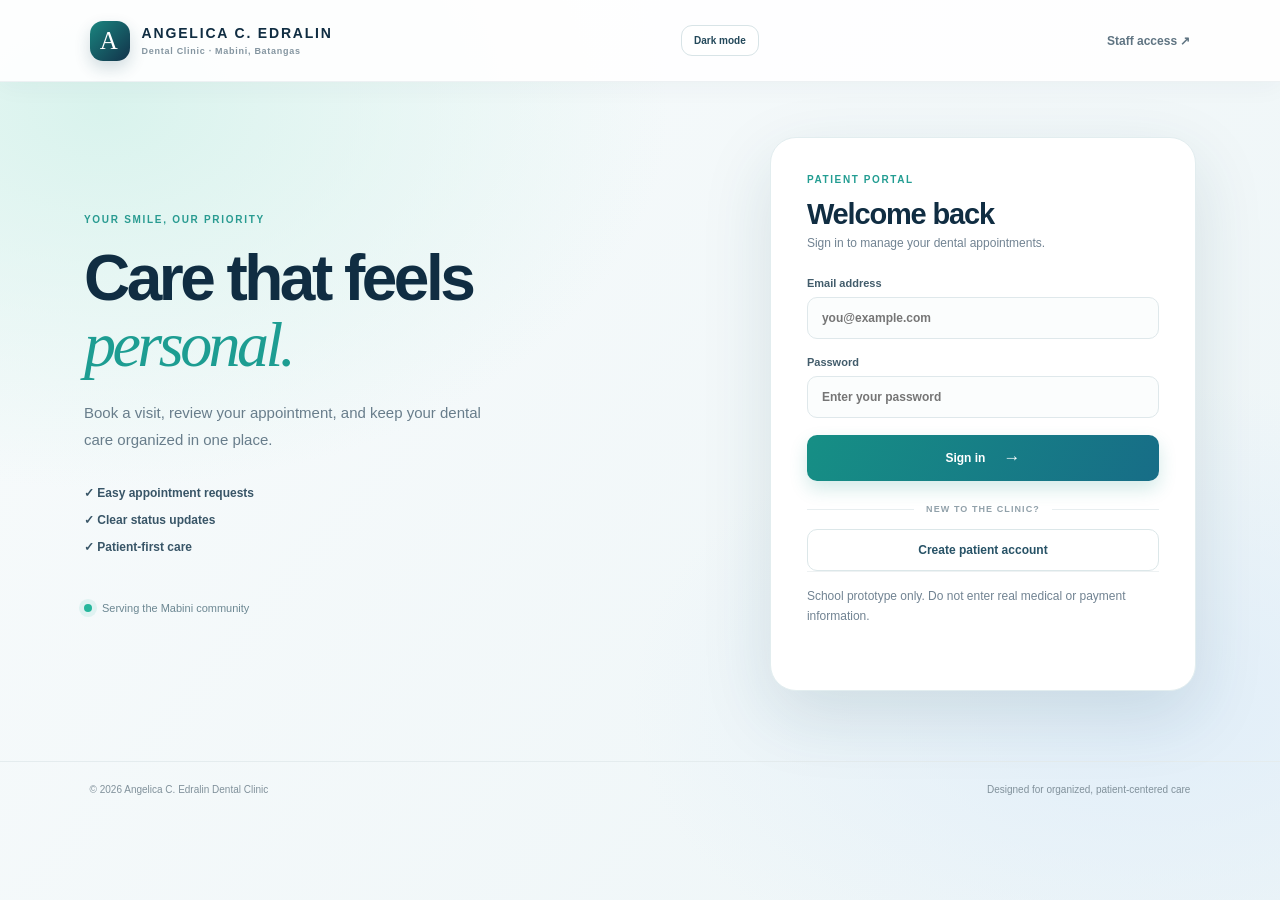
<file: index.html>
<!DOCTYPE html>
<html lang="en">
<head>
  <meta charset="UTF-8">
  <meta name="viewport" content="width=device-width, initial-scale=1">
  <title>Angelica C. Edralin Dental Clinic | Patient Portal</title>
  <link rel="stylesheet" href="styles.css">
</head>
<body class="auth-page">
  <header class="topbar">
    <button class="theme-toggle" type="button" data-theme-toggle aria-pressed="false">Dark mode</button>
    <a class="brand" href="index.html">
      <span class="brand-mark">A</span>
      <span>ANGELICA C. EDRALIN
        <small>Dental Clinic · Mabini, Batangas</small>
      </span>
    </a>
    <a class="quiet-link" href="admin-login.html">Staff access ↗</a>
  </header>

  <main class="auth-layout">
    <section class="auth-intro">
      <div class="eyebrow">YOUR SMILE, OUR PRIORITY</div>
      <h1>Care that feels<br><em>personal.</em></h1>
      <p>Book a visit, review your appointment, and keep your dental care organized in one place.</p>
      <div class="trust-row">
        <span>✓ Easy appointment requests</span>
        <span>✓ Clear status updates</span>
        <span>✓ Patient-first care</span>
      </div>
      <div class="intro-note">
        <span class="dot"></span> Serving the Mabini community
      </div>
    </section>

    <section class="auth-card">
      <div class="card-kicker">PATIENT PORTAL</div>
      <h2>Welcome back</h2>
      <p class="muted">Sign in to manage your dental appointments.</p>

      <form id="patientLogin" class="form-stack">
        <label>Email address
          <input type="email" id="patientEmail" placeholder="you@example.com" required>
        </label>
        <label>Password
          <input type="password" id="patientPassword" placeholder="Enter your password" required minlength="4">
        </label>
        <button class="btn btn-primary" type="submit">
          Sign in <span>→</span>
        </button>
      </form>

      <div class="form-message" id="loginMessage" role="status"></div>
      <div class="auth-divider"><span>NEW TO THE CLINIC?</span></div>

      <button class="btn btn-outline" id="showRegister" type="button">
        Create patient account
      </button>

      <form id="registerForm" class="form-stack hidden">
        <label>Full name
          <input id="registerName" required placeholder="Your full name">
        </label>
        <label>Email address
          <input id="registerEmail" type="email" required placeholder="you@example.com">
        </label>
        <label>Password
          <input id="registerPassword" type="password" minlength="4" required placeholder="Create a password">
        </label>
        <button class="btn btn-primary" type="submit">
          Create account <span>→</span>
        </button>
      </form>

      <p class="tiny muted security-note">
        School prototype only. Do not enter real medical or payment information.
      </p>
    </section>
  </main>

  <footer class="site-footer">
    © 2026 Angelica C. Edralin Dental Clinic
    <span>Designed for organized, patient-centered care</span>
  </footer>

  <script src="app.js"></script>
</body>
</html>
</file>
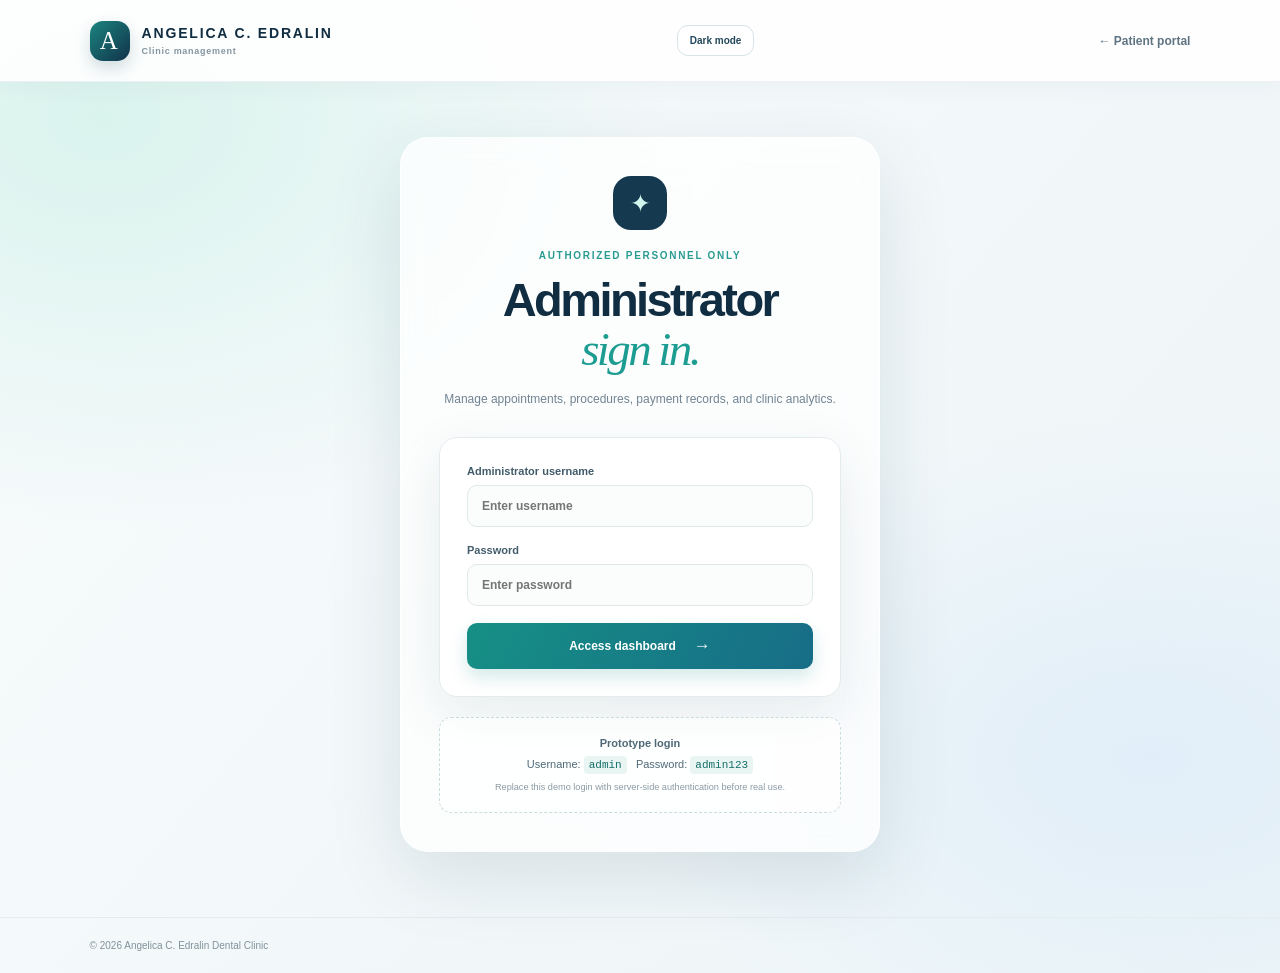
<file: admin-dashboard.html>
<!DOCTYPE html>
<html lang="en">
<head>
  <meta charset="UTF-8">
  <meta name="viewport" content="width=device-width,initial-scale=1">
  <title>Angelica C. Edralin Dental Clinic | Admin Dashboard</title>
  <link rel="stylesheet" href="styles.css">
</head>
<body class="dashboard-page admin-dashboard">
  <aside class="sidebar">
    <a class="brand sidebar-brand" href="admin-dashboard.html">
      <span class="brand-mark">A</span>
      <span>ANGELICA C. EDRALIN<small>ADMIN CONSOLE</small></span>
    </a>
    <div class="nav-label">WORKSPACE</div>
    <a class="nav-item active" href="#overview">▦ <span>Dashboard</span></a>
    <a class="nav-item" href="#manage-appointments">▤ <span>Appointments</span></a>
    <a class="nav-item" href="#schedule">▦ <span>Schedule</span></a>
    <a class="nav-item" href="#payments">◇ <span>Payments</span></a>
    <a class="nav-item" href="#analytics">◫ <span>Analytics</span></a>

    <div class="sidebar-bottom">
      <button class="theme-toggle" type="button" data-theme-toggle aria-pressed="false">Dark mode</button>
      <div class="help-card">
        <strong>Clinic operations</strong>
        <p>Keep schedules and records up to date.</p>
        <span>Authorized staff</span>
      </div>
      <button class="nav-item logout" data-logout>↪ <span>Sign out</span></button>
    </div>
  </aside>

  <main class="dashboard-main">
    <header class="dash-top">
      <div>
        <span class="eyebrow">ADMIN CONSOLE / OVERVIEW</span>
        <h1>Clinic dashboard</h1>
        <p class="muted">Monitor bookings, schedules, procedures, and payment records.</p>
      </div>
      <div class="profile-chip">
        <span class="avatar admin-avatar">A</span>
        <span>
          <strong>Clinic Administrator</strong>
          <small>Authorized staff</small>
        </span>
      </div>
    </header>

    <section id="overview" class="admin-overview">
      <div class="stats-grid admin-stats">
      <article class="stat-card">
        <span class="stat-icon">▤</span>
        <small>Total appointments</small>
        <strong id="adminTotal">0</strong>
        <span class="stat-foot">All recorded requests</span>
      </article>
      <article class="stat-card">
        <span class="stat-icon amber">◷</span>
        <small>Pending review</small>
        <strong id="adminPending">0</strong>
        <span class="stat-foot">Need a decision</span>
      </article>
      <article class="stat-card">
        <span class="stat-icon mint">✓</span>
        <small>Approved</small>
        <strong id="adminApproved">0</strong>
        <span class="stat-foot">Confirmed appointments</span>
      </article>
      <article class="stat-card">
        <span class="stat-icon violet">₱</span>
        <small>Recorded payments</small>
        <strong id="adminPaid">₱0</strong>
        <span class="stat-foot">Verified demo records</span>
      </article>
      </div>

      <section class="admin-widget-grid" aria-label="Clinic daily summary">
        <article class="panel widget-panel">
          <div class="panel-heading"><div><span class="eyebrow">UP NEXT</span><h2>Next patient details</h2></div></div>
          <div id="nextPatientDetails" class="next-patient-details"><p class="muted">No upcoming appointments.</p></div>
        </article>
        <article class="panel widget-panel">
          <div class="panel-heading"><div><span class="eyebrow">TODAY</span><h2>Today's appointments <span class="widget-count" id="todayAppointmentCount">0</span></h2></div></div>
          <div id="todayAppointments" class="today-appointment-list"><p class="muted">No appointments scheduled today.</p></div>
        </article>
        <article class="panel widget-panel">
          <div class="panel-heading"><div><span class="eyebrow">PATIENT RECORDS</span><h2>Patient totals</h2></div></div>
          <div class="patient-total-block"><span id="patientsThisMonth">0</span><small>Patients this month</small></div>
          <div class="patient-total-block all-time"><span id="patientsAllTime">0</span><small>Total patients all time</small></div>
        </article>
        <article class="panel widget-panel earnings-widget">
          <div class="panel-heading"><div><span class="eyebrow">VERIFIED PAYMENTS</span><h2>Earnings</h2></div></div>
          <div class="earning-block"><strong id="earningsThisMonth">₱0</strong><small>This month so far</small></div>
          <div class="earning-block"><strong id="earningsPreviousMonth">₱0</strong><small>Previous month</small></div>
          <p class="tiny muted">Based on payments marked verified.</p>
        </article>
      </section>

      <section class="panel">
        <div class="panel-heading">
          <div>
            <span class="eyebrow">SERVICE CATALOG</span>
            <h2>Dental procedures</h2>
            <p class="muted">Example service list. Prices should be confirmed by the clinic.</p>
          </div>
        </div>
        <div class="procedure-grid">
          <article class="procedure-card">
            <span>01</span><h3>Dental check-up</h3>
            <p>Routine oral health examination.</p>
          </article>
          <article class="procedure-card">
            <span>02</span><h3>Tooth extraction</h3>
            <p>Consultation and extraction service.</p>
          </article>
          <article class="procedure-card">
            <span>03</span><h3>Dental cleaning</h3>
            <p>Professional cleaning appointment.</p>
          </article>
          <article class="procedure-card">
            <span>04</span><h3>Orthodontic consultation</h3>
            <p>Braces and alignment consultation.</p>
          </article>
          <article class="procedure-card">
            <span>05</span><h3>Braces adjustment</h3>
            <p>Follow-up orthodontic visit.</p>
          </article>
          <article class="procedure-card">
            <span>06</span><h3>Teeth whitening</h3>
            <p>Cosmetic dental service consultation.</p>
          </article>
        </div>
      </section>

    </section>

    <section id="manage-appointments" class="panel">
      <div class="panel-heading">
        <div>
          <span class="eyebrow">SCHEDULING</span>
          <h2>Appointment requests</h2>
          <p class="muted">Review each request and update its status.</p>
        </div>
        <button class="btn btn-outline btn-small" id="exportCsv">Export CSV ↓</button>
      </div>

      <div class="toolbar">
        <input id="appointmentSearch" placeholder="Search patient or procedure..." aria-label="Search appointments">
        <select id="statusFilter" aria-label="Filter status">
          <option value="All">All statuses</option>
          <option>Pending</option>
          <option>Approved</option>
          <option>Rejected</option>
          <option>Completed</option>
        </select>
      </div>

      <div class="table-wrap">
        <table>
          <thead>
            <tr>
              <th>Patient</th>
              <th>Procedure</th>
              <th>Preferred schedule</th>
              <th>Payment</th>
              <th>Status</th>
              <th>Actions</th>
            </tr>
          </thead>
          <tbody id="adminAppointments">
            <tr><td colspan="6" class="empty-cell">No appointment requests yet.</td></tr>
          </tbody>
        </table>
      </div>
      <div class="form-message" id="adminActionMessage" role="status"></div>
    </section>

    <section id="schedule" class="panel">
      <div class="panel-heading">
        <div>
          <span class="eyebrow">CLINIC CALENDAR</span>
          <h2>Appointment schedule</h2>
          <p class="muted">Approved bookings and requests for the selected month.</p>
        </div>
        <div class="schedule-calendar-tools">
          <div class="schedule-controls">
            <button class="btn btn-outline btn-small" id="schedulePrev" type="button" aria-label="Previous month">‹</button>
            <strong id="scheduleMonth"></strong>
            <button class="btn btn-outline btn-small" id="scheduleNext" type="button" aria-label="Next month">›</button>
          </div>
        </div>
      </div>
      <div class="schedule-legend"><span><i class="calendar-dot approved-dot"></i>Approved</span><span><i class="calendar-dot pending-dot"></i>Pending</span><span><i class="calendar-dot holiday-dot"></i>Holiday</span></div>
      <div id="adminCalendar" class="admin-calendar"></div>
      <p class="holiday-calendar-note">Patient names appear on their booked dates. Holiday dates are marked; clinic hours may differ.</p>
    </section>

    <section id="payments" class="panel">
      <div class="panel-heading">
        <div>
          <span class="eyebrow">TRANSACTION MONITORING</span>
          <h2>Payment records</h2>
          <p class="muted">Verify payment outside this demo before marking it verified.</p>
        </div>
      </div>
      <div class="table-wrap">
        <table>
          <thead>
            <tr>
              <th>Patient</th>
              <th>Appointment</th>
              <th>Method</th>
              <th>Payment proof</th>
              <th>Payment status</th>
              <th>Action</th>
            </tr>
          </thead>
          <tbody id="adminPayments">
            <tr><td colspan="6" class="empty-cell">No payment records yet.</td></tr>
          </tbody>
        </table>
      </div>
    </section>

    <section id="analytics" class="panel">
      <div class="panel-heading">
        <div>
          <span class="eyebrow">DESCRIPTIVE ANALYTICS</span>
          <h2>Clinic activity</h2>
          <p class="muted">Summaries calculated from browser demo records.</p>
        </div>
      </div>
      <div class="analytics-grid">
        <article class="chart-card">
          <h3>Appointments by status</h3>
          <div id="statusChart" class="bar-list"><p class="muted">No records yet.</p></div>
        </article>
        <article class="chart-card">
          <h3>Most requested procedures</h3>
          <div id="procedureChart" class="bar-list"><p class="muted">No records yet.</p></div>
        </article>
        <article class="chart-card">
          <h3>Payment methods</h3>
          <div id="paymentChart" class="bar-list"><p class="muted">No records yet.</p></div>
        </article>
        <article class="chart-card">
          <h3>Monthly booking activity</h3>
          <div id="monthlyChart" class="bar-list"><p class="muted">No records yet.</p></div>
        </article>
        <article class="chart-card success-stats-card">
          <h3>Success stats</h3>
          <div class="success-rate"><strong id="appointmentSuccessRate">0%</strong><span>Appointment completion rate</span></div>
          <div id="successLineChart" class="success-line-chart"></div>
          <div id="successStatsSummary" class="success-summary">No completed appointments recorded yet.</div>
          <p class="tiny muted">Calculated as completed appointments divided by all recorded appointments. This tracks scheduling outcomes, not clinical treatment results.</p>
        </article>
      </div>
      <p class="tiny muted">These summaries describe existing records. They do not prove cause and effect or predict future appointments.</p>
    </section>

    <footer class="dash-footer">
      Angelica C. Edralin Dental Clinic
      <span>Demo records are stored in this browser.</span>
    </footer>
  </main>
  <dialog class="proof-dialog" id="paymentProofDialog" aria-labelledby="paymentProofTitle">
    <div class="proof-dialog-header">
      <div>
        <span class="eyebrow">PAYMENT REVIEW</span>
        <h2 id="paymentProofTitle">Proof of payment</h2>
      </div>
      <button class="dialog-close" id="paymentProofClose" type="button" aria-label="Close proof preview">×</button>
    </div>
    <div class="proof-preview-frame">
      <img id="paymentProofImage" alt="Patient's uploaded proof of payment" hidden>
      <p class="muted" id="paymentProofError" hidden>This payment proof image could not be displayed. The uploaded file may be unavailable or corrupted.</p>
    </div>
  </dialog>
  <script src="app.js"></script>
</body>
</html>
</file>
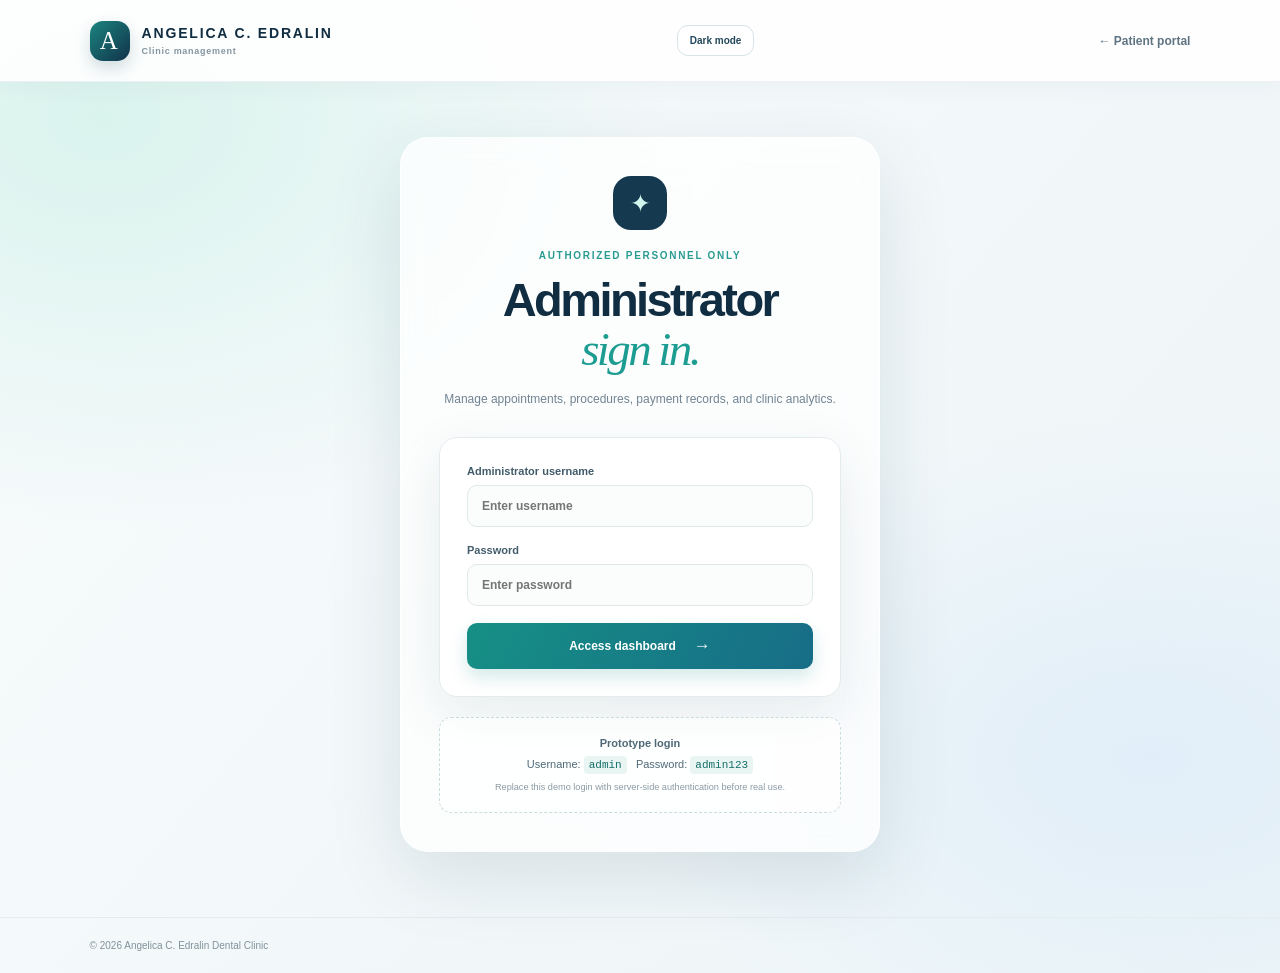
<file: admin-login.html>
<!DOCTYPE html>
<html lang="en">
<head>
  <meta charset="UTF-8">
  <meta name="viewport" content="width=device-width, initial-scale=1">
  <title>Angelica C. Edralin Dental Clinic | Staff Sign In</title>
  <link rel="stylesheet" href="styles.css">
</head>
<body class="auth-page admin-auth">
  <header class="topbar">
    <button class="theme-toggle" type="button" data-theme-toggle aria-pressed="false">Dark mode</button>
    <a class="brand" href="index.html">
      <span class="brand-mark">A</span>
      <span>ANGELICA C. EDRALIN
        <small>Clinic management</small>
      </span>
    </a>
    <a class="quiet-link" href="index.html">← Patient portal</a>
  </header>

  <main class="admin-auth-wrap">
    <div class="admin-symbol">✦</div>
    <div class="eyebrow">AUTHORIZED PERSONNEL ONLY</div>
    <h1>Administrator<br><em>sign in.</em></h1>
    <p class="muted">Manage appointments, procedures, payment records, and clinic analytics.</p>

    <form id="adminLogin" class="form-stack admin-form">
      <label>Administrator username
        <input id="adminUsername" required placeholder="Enter username">
      </label>
      <label>Password
        <input id="adminPassword" required type="password" placeholder="Enter password">
      </label>
      <button class="btn btn-primary" type="submit">
        Access dashboard <span>→</span>
      </button>
    </form>

    <div class="form-message" id="adminMessage" role="status"></div>

    <div class="demo-credentials">
      <strong>Prototype login</strong><br>
      Username: <code>admin</code> &nbsp;
      Password: <code>admin123</code><br>
      <small>Replace this demo login with server-side authentication before real use.</small>
    </div>
  </main>

  <footer class="site-footer">© 2026 Angelica C. Edralin Dental Clinic</footer>
  <script src="app.js"></script>
</body>
</html>
</file>
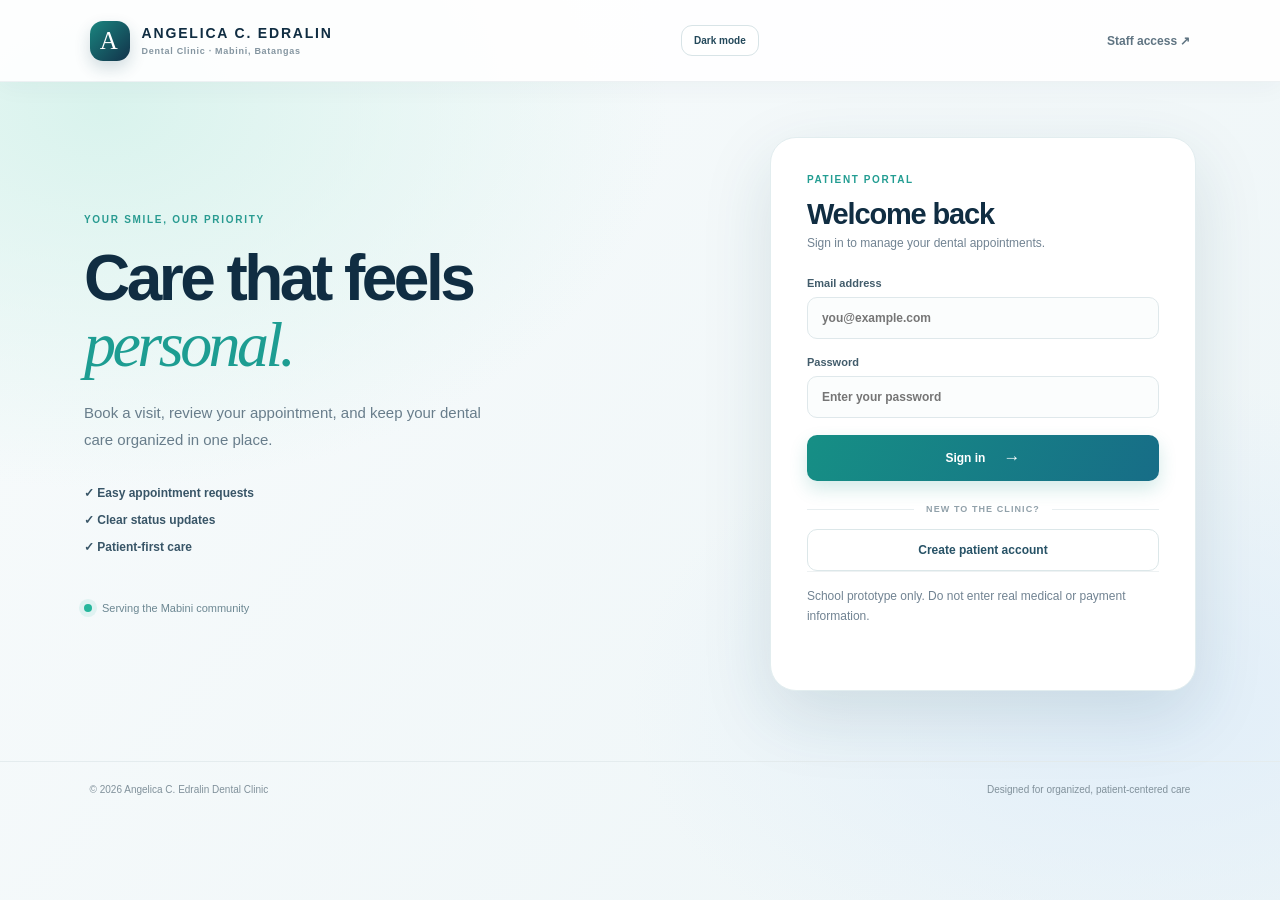
<file: patient-dashboard.html>
<!DOCTYPE html>
<html lang="en">
<head>
  <meta charset="UTF-8">
  <meta name="viewport" content="width=device-width,initial-scale=1">
  <title>Angelica C. Edralin Dental Clinic | Patient Dashboard</title>
  <link rel="stylesheet" href="styles.css">
</head>
<body class="dashboard-page">
  <aside class="sidebar">
    <a class="brand sidebar-brand" href="patient-dashboard.html">
      <span class="brand-mark">A</span>
      <span>ANGELICA C. EDRALIN<small>PATIENT PORTAL</small></span>
    </a>
    <div class="nav-label">YOUR SPACE</div>
    <a class="nav-item active" href="#overview">▦ <span>Overview</span></a>
    <a class="nav-item" href="#appointments">▤ <span>My appointments</span></a>
    <a class="nav-item" href="#payments">◇ <span>Payments</span></a>

    <div class="sidebar-bottom">
      <button class="theme-toggle" type="button" data-theme-toggle aria-pressed="false">Dark mode</button>
      <div class="help-card">
        <strong>Need help?</strong>
        <p>Contact the clinic for appointment questions.</p>
        <span>Angelica C. Edralin Dental Clinic · Mabini</span>
      </div>
      <button class="nav-item logout" data-logout>↪ <span>Sign out</span></button>
    </div>
  </aside>

  <main class="dashboard-main">
    <header class="dash-top">
      <div>
        <span class="eyebrow" id="patientPageEyebrow">PATIENT PORTAL / OVERVIEW</span>
        <h1 id="patientGreeting">Good day.</h1>
        <p class="muted" id="patientPageDescription">Here is your dental care at a glance.</p>
      </div>
      <div class="profile-chip">
        <span class="avatar" id="patientAvatar">P</span>
        <span>
          <strong id="patientNameTop">Patient</strong>
          <small>Patient account</small>
        </span>
      </div>
    </header>

    <section id="overview" class="patient-view patient-overview">
    <section class="welcome-banner">
      <div>
        <span class="eyebrow light">A HEALTHIER SMILE STARTS HERE</span>
        <h2>Make time for your smile.</h2>
        <p>Choose a service and send an appointment request. The clinic will confirm your schedule.</p>
      </div>
      <div class="banner-art" aria-hidden="true">
        <svg viewBox="0 0 220 220" role="presentation">
          <circle class="tooth-halo" cx="110" cy="110" r="78"></circle>
          <path class="tooth-outline" d="M110 57c-18-15-49-7-48 24 1 23 10 34 16 55 6 22 9 47 21 47 9 0 7-35 18-35s9 35 18 35c12 0 15-25 21-47 6-21 15-32 16-55 1-31-30-39-48-24-7 6-7 6-14 0Z"></path>
          <path class="tooth-detail" d="M84 83c5-8 14-11 23-8M136 83c-5-8-14-11-23-8"></path>
          <path class="banner-sparkle sparkle-one" d="M36 43v24M24 55h24"></path>
          <path class="banner-sparkle sparkle-two" d="M183 34v16M175 42h16"></path>
          <circle class="banner-orbit-dot" cx="177" cy="157" r="4"></circle>
        </svg>
      </div>
    </section>

    <section class="stats-grid">
      <article class="stat-card">
        <span class="stat-icon">▤</span>
        <small>Total requests</small>
        <strong id="patientTotal">0</strong>
        <span class="stat-foot">Your appointment records</span>
      </article>
      <article class="stat-card">
        <span class="stat-icon mint">✓</span>
        <small>Approved</small>
        <strong id="patientApproved">0</strong>
        <span class="stat-foot">Confirmed by the clinic</span>
      </article>
      <article class="stat-card">
        <span class="stat-icon amber">◷</span>
        <small>Pending</small>
        <strong id="patientPending">0</strong>
        <span class="stat-foot">Awaiting clinic review</span>
      </article>
    </section>

    <section id="services" class="panel patient-services-panel">
      <div class="panel-heading">
        <div>
          <span class="eyebrow">CARE AT OUR CLINIC</span>
          <h2>Dental procedures</h2>
          <p class="muted">Explore our services and estimated fees. Final pricing is confirmed by the dentist after assessment.</p>
        </div>
      </div>
      <div class="procedure-grid">
        <a class="procedure-card patient-procedure-card" href="#book" data-service="Dental check-up"><span>01</span><h3>Dental check-up</h3><p>Routine oral health examination.</p><div class="procedure-estimate"><small>Estimated price</small><strong>₱300–₱700</strong></div><small class="procedure-choose">Choose this service →</small></a>
        <a class="procedure-card patient-procedure-card" href="#book" data-service="Tooth extraction"><span>02</span><h3>Tooth extraction</h3><p>Consultation and extraction service.</p><div class="procedure-estimate"><small>Simple extraction estimate</small><strong>₱500–₱3,000</strong></div><small class="procedure-choose">Choose this service →</small></a>
        <a class="procedure-card patient-procedure-card" href="#book" data-service="Dental cleaning"><span>03</span><h3>Dental cleaning</h3><p>Professional cleaning appointment.</p><div class="procedure-estimate"><small>Routine cleaning estimate</small><strong>₱800–₱1,500</strong></div><small class="procedure-choose">Choose this service →</small></a>
        <a class="procedure-card patient-procedure-card" href="#book" data-service="Orthodontic consultation"><span>04</span><h3>Orthodontic consultation</h3><p>Braces and alignment consultation.</p><div class="procedure-estimate"><small>Initial consultation estimate</small><strong>₱300–₱700</strong></div><small class="procedure-choose">Choose this service →</small></a>
        <a class="procedure-card patient-procedure-card" href="#book" data-service="Braces adjustment"><span>05</span><h3>Braces adjustment</h3><p>Follow-up orthodontic visit.</p><div class="procedure-estimate"><small>Per adjustment estimate</small><strong>₱500–₱1,500</strong></div><small class="procedure-choose">Choose this service →</small></a>
        <a class="procedure-card patient-procedure-card" href="#book" data-service="Teeth whitening"><span>06</span><h3>Teeth whitening</h3><p>Cosmetic dental service consultation.</p><div class="procedure-estimate"><small>In-clinic session estimate</small><strong>₱6,000–₱15,000</strong></div><small class="procedure-choose">Choose this service →</small></a>
      </div>
    </section>
    </section>

    <section id="book" class="panel patient-view">
      <div class="panel-heading">
        <div>
          <span class="eyebrow">PLAN YOUR VISIT</span>
          <h2>Request an appointment</h2>
          <p class="muted">Select a service and your preferred date and time.</p>
        </div>
        <button class="dialog-close" id="bookingDialogClose" type="button" aria-label="Close appointment form">×</button>
      </div>

      <form id="bookingForm" class="booking-grid">
        <label>Dental procedure
          <select id="procedure" required>
            <option value="">Choose a service</option>
            <option>Dental check-up</option>
            <option>Tooth extraction</option>
            <option>Dental cleaning</option>
            <option>Orthodontic consultation</option>
            <option>Braces adjustment</option>
            <option>Teeth whitening</option>
          </select>
        </label>

        <div class="date-picker-field">
          <label for="appointmentDate">Preferred date</label>
          <div class="date-input-wrap">
            <input id="appointmentDate" type="date" required>
            <button id="holidayCalendarToggle" class="calendar-toggle" type="button" aria-label="Open date calendar" aria-expanded="false" aria-controls="holidayCalendar">
              <svg viewBox="0 0 24 24" aria-hidden="true"><rect x="3.5" y="5" width="17" height="16" rx="2.5"></rect><path d="M7.5 3v4M16.5 3v4M3.5 9.5h17"></path></svg>
            </button>
          </div>
          <div id="holidayCalendar" class="holiday-calendar" aria-label="Philippine holidays calendar" hidden></div>
        </div>

        <label>Preferred time
          <select id="appointmentTime" required>
            <option value="">Choose time</option>
            <option>09:00 AM</option>
            <option>10:00 AM</option>
            <option>11:00 AM</option>
            <option>01:00 PM</option>
            <option>02:00 PM</option>
            <option>03:00 PM</option>
          </select>
        </label>

        <label>Payment preference
          <select id="paymentMethod" required>
            <option value="">Choose method</option>
            <option>Cash at clinic</option>
            <option value="Bank Transfer">Bank Transfer</option>
            <option value="GCash">GCash</option>
            <option value="Maya">Maya</option>
          </select>
        </label>

        <div class="full-width payment-details" id="paymentDetails" hidden aria-live="polite">
          <div class="payment-qr" id="paymentQr" hidden>
            <img id="gcashQrImage" class="payment-qr-image" src="images/gcashqr.jpeg" alt="Angelica C. Edralin Dental Clinic GCash QR code" hidden>
            <img id="mayaQrImage" class="payment-qr-image" src="images/paymayaqr.jpeg" alt="Angelica C. Edralin Dental Clinic Maya QR code" hidden>
            <div>
              <strong id="paymentQrTitle">Payment QR</strong>
              <p id="paymentQrMessage">Ask the clinic for its official payment QR code.</p>
            </div>
          </div>
          <p class="payment-transfer" id="paymentTransfer" hidden>Contact the clinic for its bank name, account name, and account number.</p>
          <label class="payment-proof" id="paymentProofField" hidden>
            Screenshot proof of payment
            <input id="paymentProof" type="file" accept="image/png,image/jpeg,image/webp">
            <span class="tiny muted">Required for online payment. Images are resized before saving.</span>
            <img id="paymentProofPreview" class="payment-proof-preview" alt="Selected payment proof preview" hidden>
          </label>
        </div>

        <div class="full-width form-actions">
          <p class="tiny muted">Your request stays pending until reviewed by clinic staff.</p>
          <button class="btn btn-primary" type="submit">Submit request <span>→</span></button>
        </div>
      </form>
      <div class="form-message" id="bookingMessage" role="status"></div>
    </section>

    <section id="appointments" class="panel patient-view">
      <div class="panel-heading">
        <div>
          <span class="eyebrow">YOUR ACTIVITY</span>
          <h2>My appointments</h2>
        </div>
        <span class="muted tiny">Latest requests first</span>
      </div>
      <div class="table-wrap">
        <table>
          <thead>
            <tr>
              <th>Procedure</th>
              <th>Date & time</th>
              <th>Status</th>
              <th>Payment</th>
            </tr>
          </thead>
          <tbody id="patientAppointments">
            <tr><td colspan="4" class="empty-cell">No appointments yet.</td></tr>
          </tbody>
        </table>
      </div>
    </section>

    <section id="payments" class="panel patient-view">
      <div class="panel-heading">
        <div>
          <span class="eyebrow">PAYMENT RECORDS</span>
          <h2>Payment information</h2>
          <p class="muted">Online payment submissions are reviewed by the clinic.</p>
        </div>
      </div>
      <div class="payment-note">
        <span>◇</span>
        <div>
          <strong>Payment safety reminder</strong>
          <p>This prototype records payment preference only. It does not process money. Never enter PINs, passwords, or full card details.</p>
        </div>
      </div>
    </section>

    <footer class="dash-footer">
      Angelica C. Edralin Dental Clinic · Mabini, Batangas
      <span>Handle patient information confidentially.</span>
    </footer>
  </main>
  <script src="app.js"></script>
</body>
</html>
</file>
<file: styles.css>
:root {
  --navy: #102d42;
  --deep: #0b1f30;
  --teal: #20a99b;
  --ink: #183244;
  --muted: #718392;
  --line: #e4ebef;
  --paper: #f4f8fa;
  --white: #fff;
  --shadow: 0 18px 55px #13334717;
}

* { box-sizing: border-box; }
html { scroll-behavior: smooth; }

body {
  margin: 0;
  font-family: Inter, Arial, sans-serif;
  color: var(--ink);
  background: var(--paper);
}

a { color: inherit; text-decoration: none; }
button, input, select, textarea { font: inherit; }

.topbar {
  height: 82px;
  padding: 0 7vw;
  display: flex;
  align-items: center;
  justify-content: space-between;
  background: #fff;
  border-bottom: 1px solid #edf1f3;
}

.brand {
  display: flex;
  align-items: center;
  gap: 12px;
  font-weight: 850;
  letter-spacing: .13em;
  font-size: 14px;
  color: var(--navy);
}

.brand small {
  display: block;
  font-size: 9px;
  letter-spacing: .08em;
  color: #8495a0;
  font-weight: 600;
  margin-top: 5px;
}

.brand-mark {
  width: 40px;
  height: 40px;
  border-radius: 13px;
  background: linear-gradient(135deg, #1a857f, #12324a);
  display: grid;
  place-items: center;
  color: white;
  font-family: Georgia, serif;
  font-size: 25px;
  font-weight: 400;
  box-shadow: 0 7px 16px #17465930;
}

.quiet-link {
  font-size: 12px;
  color: #5f7482;
  font-weight: 700;
}

.quiet-link:hover { color: var(--teal); }

.auth-page {
  min-height: 100vh;
  background:
    radial-gradient(circle at 13% 20%, #dcefea 0, transparent 30%),
    linear-gradient(120deg, #f3f8f8, #f5f7fa);
}

.auth-layout {
  max-width: 1160px;
  margin: 55px auto 70px;
  padding: 0 24px;
  display: grid;
  grid-template-columns: 1.1fr .8fr;
  gap: 9%;
  align-items: center;
}

.auth-intro { padding: 30px 0; }

.eyebrow {
  font-size: 10px;
  letter-spacing: .17em;
  font-weight: 850;
  color: #299b91;
}

.auth-intro h1,
.admin-auth-wrap h1 {
  font-size: clamp(42px, 5vw, 68px);
  line-height: 1.04;
  letter-spacing: -.055em;
  margin: 20px 0;
  color: var(--navy);
}

.auth-intro h1 em,
.admin-auth-wrap h1 em {
  font-family: Georgia, serif;
  color: #1d9d92;
  font-weight: 400;
}

.auth-intro > p {
  max-width: 430px;
  color: #687d8b;
  line-height: 1.85;
  font-size: 15px;
}

.trust-row {
  display: grid;
  gap: 13px;
  margin-top: 32px;
  color: #385567;
  font-size: 12px;
  font-weight: 650;
}

.intro-note {
  margin-top: 48px;
  color: #6c8792;
  font-size: 11px;
  display: flex;
  align-items: center;
  gap: 10px;
}

.dot {
  width: 8px;
  height: 8px;
  background: #26b69c;
  border-radius: 50%;
  box-shadow: 0 0 0 5px #26b69c1b;
}

.auth-card {
  background: #fff;
  border: 1px solid #e5edef;
  border-radius: 23px;
  padding: 36px;
  box-shadow: var(--shadow);
}

.card-kicker {
  font-size: 10px;
  letter-spacing: .16em;
  font-weight: 850;
  color: #239d92;
}

.auth-card h2 {
  font-size: 29px;
  letter-spacing: -.04em;
  margin: 13px 0 5px;
  color: var(--navy);
}

.muted { color: var(--muted); }

.auth-card > .muted {
  font-size: 12px;
  margin: 0 0 27px;
}

.form-stack {
  display: grid;
  gap: 17px;
}

.form-stack label,
.booking-grid label {
  display: grid;
  gap: 8px;
  font-size: 11px;
  font-weight: 750;
  color: #425c6b;
}

.form-stack input,
.booking-grid input,
.booking-grid select,
.booking-grid textarea,
.toolbar input,
.toolbar select {
  width: 100%;
  border: 1px solid #dfe8eb;
  background: #fbfdfd;
  border-radius: 10px;
  padding: 13px 14px;
  outline: none;
  color: var(--ink);
  font-size: 12px;
  transition: .2s;
}

.form-stack input:focus,
.booking-grid input:focus,
.booking-grid select:focus,
.booking-grid textarea:focus,
.toolbar input:focus,
.toolbar select:focus {
  border-color: #36b8a8;
  box-shadow: 0 0 0 3px #36b8a81c;
}

.btn {
  border: 0;
  border-radius: 10px;
  padding: 13px 17px;
  font-size: 12px;
  font-weight: 800;
  cursor: pointer;
  display: inline-flex;
  align-items: center;
  justify-content: center;
  gap: 18px;
  transition: transform .18s, box-shadow .18s;
}

.btn:hover {
  transform: translateY(-2px);
  box-shadow: 0 8px 20px #183d4b1c;
}

.btn-primary {
  background: linear-gradient(110deg, #168e87, #176b80);
  color: #fff;
}

.btn-primary span,
.btn-white span {
  font-size: 17px;
  font-weight: 400;
}

.btn-outline {
  background: white;
  border: 1px solid #dce7e9;
  color: #275266;
  width: 100%;
}

.btn-small {
  padding: 9px 13px;
  font-size: 10px;
}

.auth-divider {
  display: flex;
  align-items: center;
  gap: 12px;
  margin: 23px 0 15px;
  color: #91a1aa;
  font-size: 9px;
  font-weight: 850;
  letter-spacing: .12em;
}

.auth-divider:before,
.auth-divider:after {
  content: "";
  height: 1px;
  background: #e8eef0;
  flex: 1;
}

.tiny {
  font-size: 10px;
  line-height: 1.65;
}

.security-note {
  margin: 23px 0 0;
  padding-top: 15px;
  border-top: 1px solid #eef2f3;
}

.form-message {
  font-size: 11px;
  margin-top: 12px;
  color: #16857d;
  line-height: 1.6;
}

.form-message.error { color: #c34e5a; }
.hidden { display: none !important; }

.site-footer {
  padding: 22px 7vw;
  color: #81919b;
  font-size: 10px;
  display: flex;
  justify-content: space-between;
  border-top: 1px solid #e4ecee;
}

.admin-auth {
  background:
    radial-gradient(circle at 50% 0, #d7efea, transparent 36%),
    #f4f8fa;
}

.admin-auth-wrap {
  max-width: 480px;
  margin: 55px auto 65px;
  padding: 0 24px;
  text-align: center;
}

.admin-symbol {
  width: 54px;
  height: 54px;
  border-radius: 18px;
  background: #153a50;
  color: #d2f5ee;
  display: grid;
  place-items: center;
  margin: 0 auto 20px;
  font-size: 25px;
}

.admin-auth-wrap h1 {
  font-size: 47px;
  margin: 15px 0;
}

.admin-auth-wrap > p {
  font-size: 12px;
  line-height: 1.7;
}

.admin-form {
  text-align: left;
  margin-top: 28px;
  background: white;
  border: 1px solid #e3ebee;
  padding: 27px;
  border-radius: 18px;
  box-shadow: var(--shadow);
}

.demo-credentials {
  margin-top: 20px;
  padding: 15px;
  border: 1px dashed #cbdcde;
  border-radius: 12px;
  font-size: 11px;
  line-height: 1.9;
  color: #4f6977;
  background: #ffffffa8;
}

.demo-credentials small { color: #8b9ba3; }

.demo-credentials code {
  background: #e9f5f2;
  padding: 3px 5px;
  border-radius: 4px;
  color: #146e69;
}

.dashboard-page {
  background: #f4f7f9;
  min-height: 100vh;
}

.sidebar {
  width: 244px;
  position: fixed;
  inset: 0 auto 0 0;
  background: #102c40;
  color: white;
  padding: 26px 17px;
  display: flex;
  flex-direction: column;
  z-index: 5;
}

.sidebar-brand {
  color: white;
  padding: 0 8px 35px;
  letter-spacing: .12em;
}

.sidebar-brand small { color: #9cb2bd; }

.sidebar-brand .brand-mark {
  background: linear-gradient(135deg, #2ab2a2, #1a6076);
}

.nav-label {
  font-size: 9px;
  letter-spacing: .18em;
  color: #7e9aa8;
  font-weight: 800;
  padding: 0 13px 12px;
}

.nav-item {
  display: flex;
  align-items: center;
  gap: 12px;
  border: 0;
  background: transparent;
  color: #b6c8d1;
  padding: 13px 14px;
  border-radius: 10px;
  font-size: 12px;
  text-align: left;
  margin: 2px 0;
  cursor: pointer;
  width: 100%;
}

.nav-item span { font-weight: 650; }

.nav-item:hover,
.nav-item.active {
  background: #214658;
  color: #fff;
}

.nav-item.active {
  box-shadow: inset 3px 0 #35c1ad;
}

.sidebar-bottom { margin-top: auto; }

.help-card {
  border: 1px solid #345464;
  border-radius: 12px;
  padding: 15px;
  margin: 15px 4px;
  color: #e5f1f3;
}

.help-card strong { font-size: 12px; }

.help-card p {
  font-size: 10px;
  color: #a9c0ca;
  line-height: 1.6;
}

.help-card span {
  font-size: 9px;
  color: #57c4b2;
}

.logout { color: #adc2cc; }

.dashboard-main {
  margin-left: 244px;
  padding: 35px clamp(22px, 4vw, 58px) 25px;
  max-width: 1800px;
}

.dash-top {
  display: flex;
  justify-content: space-between;
  align-items: center;
  margin-bottom: 28px;
  gap: 20px;
}

.dash-top h1 {
  font-size: 29px;
  letter-spacing: -.04em;
  color: #16364a;
  margin: 9px 0 5px;
}

.dash-top p {
  font-size: 12px;
  margin: 0;
}

.profile-chip {
  display: flex;
  align-items: center;
  gap: 10px;
  background: white;
  border: 1px solid #e6edef;
  padding: 9px 14px;
  border-radius: 14px;
  white-space: nowrap;
}

.avatar {
  width: 34px;
  height: 34px;
  display: grid;
  place-items: center;
  border-radius: 11px;
  background: #dff4ee;
  color: #167f75;
  font-weight: 850;
}

.profile-chip strong,
.profile-chip small {
  display: block;
  font-size: 10px;
}

.profile-chip small {
  font-size: 9px;
  color: #81929b;
  margin-top: 4px;
}

.admin-avatar {
  background: #e7ebfb;
  color: #5863a5;
}

.welcome-banner {
  min-height: 195px;
  background: linear-gradient(112deg, #12374c, #176b72, #147b78, #12374c);
  background-size: 240% 240%;
  border-radius: 18px;
  border: 1px solid rgb(226 244 243 / 22%);
  padding: 30px 36px;
  display: flex;
  justify-content: space-between;
  align-items: center;
  overflow: hidden;
  color: white;
  position: relative;
  isolation: isolate;
  animation: clinic-banner-shift 18s ease-in-out infinite;
  box-shadow: 0 8px 25px rgb(22 59 76 / 13%);
  transition: transform .2s ease, box-shadow .2s ease;
}

.welcome-banner:hover {
  transform: translateY(-4px);
  box-shadow: 0 14px 30px rgb(22 59 76 / 20%);
}

.welcome-banner::before,
.welcome-banner::after {
  content: "";
  position: absolute;
  pointer-events: none;
  z-index: -1;
}

.welcome-banner::before {
  inset: -35%;
  background:
    radial-gradient(ellipse at 28% 35%, rgb(104 220 204 / 18%), transparent 34%),
    radial-gradient(ellipse at 78% 70%, rgb(70 165 201 / 20%), transparent 32%);
  animation: clinic-banner-glow 12s ease-in-out infinite alternate;
}

.welcome-banner::after {
  top: -60%;
  bottom: -60%;
  left: -34%;
  width: 22%;
  background: linear-gradient(90deg, transparent, rgb(220 255 250 / 9%), transparent);
  transform: rotate(22deg);
  animation: clinic-banner-shimmer 12s ease-in-out infinite;
}

.eyebrow.light { color: #82ded0; }

.welcome-banner h2 {
  font-size: 27px;
  letter-spacing: -.04em;
  margin: 10px 0;
}

.welcome-banner p {
  font-size: 11px;
  color: #c2dce0;
  margin: 0 0 20px;
  max-width: 420px;
}

.btn-white {
  background: #fff;
  color: #184b5b;
  padding: 11px 16px;
}

.banner-art {
  width: 190px;
  height: 180px;
  flex: 0 0 auto;
  display: grid;
  place-items: center;
  color: #8ce0d2;
  opacity: .88;
  position: relative;
  animation: clinic-tooth-float 6s ease-in-out infinite;
}

.banner-art svg {
  display: block;
  width: 100%;
  height: 100%;
  overflow: visible;
  filter: drop-shadow(0 8px 18px rgb(4 26 44 / 20%));
}

.tooth-halo {
  fill: rgb(153 233 222 / 5%);
  stroke: rgb(153 233 222 / 55%);
  stroke-width: 1.5;
  transform-box: fill-box;
  transform-origin: center;
  animation: clinic-halo-breathe 5s ease-in-out infinite;
}

.tooth-outline {
  fill: rgb(209 250 242 / 8%);
  stroke: #a4e9df;
  stroke-width: 3;
  stroke-linejoin: round;
}

.tooth-detail,
.banner-sparkle {
  fill: none;
  stroke: #a4e9df;
  stroke-width: 3;
  stroke-linecap: round;
}

.banner-sparkle {
  stroke-width: 2.5;
  animation: clinic-sparkle 3.6s ease-in-out infinite;
}

.sparkle-two { animation-delay: 1.4s; }

.banner-orbit-dot {
  fill: #d8fff5;
  animation: clinic-dot-pulse 3s ease-in-out infinite;
}

@keyframes clinic-banner-shift {
  0%, 100% { background-position: 0% 50%; }
  50% { background-position: 100% 50%; }
}

@keyframes clinic-banner-glow {
  from { transform: translate3d(-2%, -1%, 0) scale(.96); opacity: .7; }
  to { transform: translate3d(2%, 1%, 0) scale(1.04); opacity: 1; }
}

@keyframes clinic-banner-shimmer {
  0%, 25% { left: -34%; opacity: 0; }
  35% { opacity: 1; }
  65%, 100% { left: 120%; opacity: 0; }
}

@keyframes clinic-tooth-float {
  0%, 100% { transform: translateY(0); }
  50% { transform: translateY(-6px); }
}

@keyframes clinic-halo-breathe {
  0%, 100% { transform: scale(.96); opacity: .65; }
  50% { transform: scale(1.04); opacity: 1; }
}

@keyframes clinic-sparkle {
  0%, 100% { opacity: .45; transform: scale(.86); }
  50% { opacity: 1; transform: scale(1.12); }
}

.banner-orbit-dot {
  transform-box: fill-box;
  transform-origin: center;
}

@keyframes clinic-dot-pulse {
  0%, 100% { opacity: .5; transform: scale(.8); }
  50% { opacity: 1; transform: scale(1.25); }
}

@media (prefers-reduced-motion: reduce) {
  .welcome-banner,
  .welcome-banner::before,
  .welcome-banner::after,
  .banner-art,
  .tooth-halo,
  .banner-sparkle,
  .banner-orbit-dot {
    animation: none !important;
  }
}

.stats-grid {
  display: grid;
  grid-template-columns: repeat(3, minmax(0, 1fr));
  gap: 16px;
  margin: 20px 0;
}

.admin-stats { grid-template-columns: repeat(4, minmax(0, 1fr)); }

.stat-card {
  background: #fff;
  border: 1px solid #e6edef;
  border-radius: 15px;
  padding: 19px;
  position: relative;
  min-width: 0;
}

.stat-icon {
  width: 31px;
  height: 31px;
  display: grid;
  place-items: center;
  background: #e4f5f2;
  color: #218c83;
  border-radius: 10px;
  font-size: 15px;
  margin-bottom: 16px;
}

.stat-icon.mint { background: #e1f6e9; color: #27925b; }
.stat-icon.amber { background: #fff2dc; color: #c28a27; }
.stat-icon.violet { background: #eeeafe; color: #7964bd; }

.stat-card small {
  display: block;
  font-size: 10px;
  color: #738792;
}

.stat-card strong {
  display: block;
  font-size: 28px;
  color: #183b4e;
  letter-spacing: -.05em;
  margin: 5px 0;
}

.stat-foot { font-size: 9px; color: #99a8b0; }

.panel {
  background: white;
  border: 1px solid #e5ecef;
  border-radius: 16px;
  padding: 25px;
  margin: 19px 0;
  box-shadow: 0 5px 20px #12354a05;
  scroll-margin-top: 20px;
}

.panel-heading {
  display: flex;
  justify-content: space-between;
  align-items: center;
  gap: 15px;
  margin-bottom: 21px;
}

.panel-heading h2 {
  font-size: 19px;
  letter-spacing: -.03em;
  margin: 7px 0 4px;
  color: #193c4f;
}

.panel-heading p { font-size: 11px; margin: 0; }

.panel-icon {
  background: #e1f5f0;
  color: #198b80;
  border-radius: 12px;
  width: 38px;
  height: 38px;
  display: grid;
  place-items: center;
  font-size: 20px;
}

.booking-grid {
  display: grid;
  grid-template-columns: repeat(2, minmax(0, 1fr));
  gap: 17px;
}

.booking-grid label { font-size: 10px; }
.full-width { grid-column: 1 / -1; }
.booking-grid textarea { resize: vertical; }

.form-actions {
  display: flex;
  justify-content: space-between;
  align-items: center;
  gap: 15px;
}

.form-actions p { margin: 0; max-width: 320px; }

.table-wrap { width: 100%; overflow-x: auto; }

table {
  border-collapse: collapse;
  width: 100%;
  min-width: 660px;
  text-align: left;
}

th {
  font-size: 9px;
  text-transform: uppercase;
  letter-spacing: .1em;
  color: #80919b;
  background: #f8fafb;
  padding: 13px 12px;
  border-bottom: 1px solid #e7edef;
}

td {
  font-size: 11px;
  color: #415d6d;
  padding: 15px 12px;
  border-bottom: 1px solid #edf1f2;
  vertical-align: middle;
}

tbody tr:last-child td { border-bottom: 0; }

.empty-cell {
  text-align: center;
  color: #91a0a8;
  padding: 28px;
}

.status-pill,
.payment-pill {
  display: inline-block;
  padding: 6px 9px;
  border-radius: 20px;
  font-size: 9px;
  font-weight: 800;
  white-space: nowrap;
}

.status-pending,
.payment-pending {
  background: #fff1d9;
  color: #a66b14;
}

.status-approved,
.payment-verified {
  background: #dff5e9;
  color: #21784e;
}

.status-rejected {
  background: #fde8e8;
  color: #b13e4a;
}

.status-completed {
  background: #e8eafd;
  color: #5b61a5;
}

.payment-unpaid {
  background: #edf1f4;
  color: #6d7f8b;
}

.table-action {
  border: 1px solid #dfe8eb;
  background: white;
  color: #28556a;
  border-radius: 7px;
  padding: 6px 8px;
  font-size: 9px;
  cursor: pointer;
  margin: 2px;
}

.table-action:hover { background: #eaf6f3; }
.table-action.danger { color: #b84852; }

.toolbar {
  display: flex;
  gap: 10px;
  margin-bottom: 14px;
}

.toolbar input { max-width: 320px; }
.toolbar select { max-width: 170px; }

.payment-note {
  display: flex;
  gap: 14px;
  align-items: flex-start;
  padding: 17px;
  background: #f3f9f8;
  border: 1px solid #e1efed;
  border-radius: 12px;
}

.payment-note > span { font-size: 22px; color: #279d90; }
.payment-note strong { font-size: 11px; }

.payment-note p {
  font-size: 10px;
  line-height: 1.7;
  color: #6e858f;
  margin: 6px 0 0;
}

.payment-details {
  padding: 16px;
  border: 1px solid #e1efed;
  border-radius: 12px;
  background: #f8fbfb;
}

.payment-qr {
  display: flex;
  align-items: center;
  gap: 16px;
}

.payment-details [hidden] {
  display: none !important;
}

.payment-qr-image {
  display: block;
  width: 180px;
  height: 180px;
  flex: 0 0 180px;
  object-fit: contain;
  border: 8px solid #fff;
  outline: 1px solid #dbe7e8;
  background: #fff;
}

.payment-qr p,
.payment-transfer {
  margin: 6px 0 0;
  color: #6e858f;
  font-size: 11px;
  line-height: 1.6;
}

.payment-proof {
  display: grid;
  gap: 7px;
  margin-top: 14px;
  color: #21465a;
  font-size: 11px;
  font-weight: 700;
}

.payment-proof input[type="file"] {
  width: 100%;
  padding: 8px;
  border: 1px dashed #bfd4d8;
  border-radius: 10px;
  background: #f8fbfc;
  color: #617783;
  font-size: 11px;
  font-weight: 400;
}

.payment-proof input[type="file"]::file-selector-button {
  margin-right: 12px;
  padding: 10px 14px;
  border: 0;
  border-radius: 8px;
  background: linear-gradient(115deg, #168f85, #176d87);
  box-shadow: 0 5px 12px rgb(22 143 133 / 16%);
  color: #fff;
  font-size: 11px;
  font-weight: 750;
  cursor: pointer;
  transition: filter .2s ease, transform .2s ease;
}

.payment-proof input[type="file"]::file-selector-button:hover { filter: brightness(1.08); transform: translateY(-1px); }
.payment-proof input[type="file"]:focus-visible { outline: 3px solid #36b8a8; outline-offset: 2px; }
:root[data-theme="dark"] .payment-proof input[type="file"] { border-color: #435866; background: #111e28; color: #c1ced6; }

.payment-proof-preview {
  display: block;
  width: min(100%, 320px);
  max-height: 240px;
  object-fit: contain;
  object-position: left center;
  border: 1px solid #dbe7e8;
  border-radius: 8px;
  background: #fff;
}

.procedure-grid {
  display: grid;
  grid-template-columns: repeat(3, minmax(0, 1fr));
  gap: 12px;
}

.procedure-card {
  border: 1px solid #e6edef;
  border-radius: 12px;
  padding: 17px;
  background: linear-gradient(145deg, #fff, #f9fcfc);
}

.procedure-card > span {
  font-size: 9px;
  color: #239b91;
  letter-spacing: .15em;
  font-weight: 850;
}

.procedure-card h3 {
  font-size: 12px;
  margin: 12px 0 6px;
  color: #21465a;
}

.procedure-card p {
  font-size: 10px;
  color: #82939c;
  line-height: 1.6;
  margin: 0;
}

.analytics-grid {
  display: grid;
  grid-template-columns: repeat(2, minmax(0, 1fr));
  gap: 14px;
}

.chart-card {
  padding: 18px;
  border: 1px solid #e6edef;
  border-radius: 12px;
  min-width: 0;
}

.chart-card h3 {
  font-size: 12px;
  margin: 0 0 20px;
  color: #23485a;
}

.bar-list { display: grid; gap: 14px; }

.bar-row {
  display: grid;
  grid-template-columns: minmax(80px, 1fr) 2fr 25px;
  gap: 10px;
  align-items: center;
  font-size: 10px;
  color: #667d89;
}

.bar-track {
  height: 8px;
  background: #edf3f4;
  border-radius: 10px;
  overflow: hidden;
}

.bar-fill {
  height: 100%;
  background: linear-gradient(90deg, #198f88, #49c4ad);
  border-radius: 10px;
  min-width: 2px;
}

.bar-value {
  text-align: right;
  font-weight: 800;
  color: #365a6c;
}

.payment-pie-layout {
  display: grid;
  grid-template-columns: minmax(150px, 1fr) minmax(115px, 1fr);
  align-items: center;
  gap: 10px;
  min-height: 190px;
}

.payment-pie-wrap {
  position: relative;
  width: min(100%, 190px);
  height: 180px;
  margin: 0 auto;
  perspective: 700px;
}

.payment-pie-top,
.payment-pie-depth {
  position: absolute;
  top: 10px;
  left: 50%;
  width: min(100%, 170px);
  aspect-ratio: 1;
  border-radius: 50%;
  background: var(--pie-gradient);
  transform: translateX(-50%) rotateX(58deg);
  transform-origin: center;
}

.payment-pie-depth {
  top: 24px;
  filter: brightness(.52);
  box-shadow: 0 7px 0 #174f52;
}

.payment-pie-top {
  box-shadow: inset -8px -9px 13px rgb(0 0 0 / 15%), 0 2px 3px rgb(24 59 68 / 18%);
}

.payment-pie-legend {
  display: grid;
  gap: 10px;
}

.payment-pie-legend-row {
  display: grid;
  grid-template-columns: 10px minmax(0, 1fr) auto;
  align-items: center;
  gap: 7px;
  color: #667d89;
  font-size: 9px;
}

.payment-pie-swatch {
  width: 9px;
  height: 9px;
  border-radius: 2px;
  background: var(--pie-color);
}

.payment-pie-name {
  overflow-wrap: anywhere;
}

.payment-pie-legend-row strong {
  color: #365a6c;
  font-size: 10px;
}

.monthly-column-chart {
  display: flex;
  min-height: 190px;
  align-items: flex-end;
  justify-content: space-around;
  gap: 8px;
  padding: 8px 5px 0;
  border-bottom: 1px solid #dce7e9;
}

.monthly-column-group {
  display: grid;
  flex: 1 1 0;
  min-width: 30px;
  grid-template-rows: 17px 145px 20px;
  justify-items: center;
  align-items: end;
  gap: 4px;
}

.monthly-column-total {
  color: #365a6c;
  font-size: 10px;
}

.monthly-column-track {
  display: flex;
  width: min(100%, 38px);
  height: 145px;
  align-items: flex-end;
}

.monthly-column-fill {
  position: relative;
  width: 100%;
  min-height: 4px;
  border-radius: 5px 5px 1px 1px;
  background: linear-gradient(90deg, #256cb5 0%, #398fd1 66%, #76c4ed 100%);
  box-shadow: 4px 4px 0 #cbd9dc, 5px 5px 0 #afc2c7;
}

.monthly-column-fill::after {
  content: '';
  position: absolute;
  top: 3px;
  right: -4px;
  width: 7px;
  height: 100%;
  border-radius: 0 3px 2px 0;
  background: #1d5792;
  transform: skewY(-25deg);
  transform-origin: left top;
  filter: brightness(.9);
}

.monthly-column-label {
  color: #667d89;
  font-size: 9px;
  text-align: center;
  white-space: nowrap;
}

@media (max-width: 520px) {
  .payment-pie-layout {
    grid-template-columns: 1fr;
  }

  .payment-pie-wrap { height: 160px; }
  .payment-pie-legend { grid-template-columns: repeat(2, minmax(0, 1fr)); }
}

.status-column-chart {
  display: grid;
  gap: 12px;
}

.status-column-legend {
  display: flex;
  flex-wrap: wrap;
  gap: 7px 12px;
}

.status-column-legend span {
  display: inline-flex;
  align-items: center;
  gap: 5px;
  color: #667d89;
  font-size: 9px;
}

.status-legend-swatch {
  width: 9px;
  height: 9px;
  border-radius: 2px;
}

.status-column-plot {
  display: flex;
  min-height: 198px;
  align-items: flex-end;
  justify-content: space-around;
  gap: 10px;
  padding: 8px 8px 0;
  border-bottom: 1px solid #dce7e9;
}

.status-column-group {
  display: grid;
  min-width: 42px;
  flex: 1;
  grid-template-rows: 17px 150px 22px;
  justify-items: center;
  align-items: end;
  gap: 4px;
}

.status-column-total {
  color: #365a6c;
  font-size: 10px;
}

.status-column-stack {
  display: flex;
  width: min(100%, 38px);
  min-height: 3px;
  flex-direction: column-reverse;
  overflow: visible;
  border-radius: 4px 4px 1px 1px;
  box-shadow: 4px 4px 0 #cbd9dc, 5px 5px 0 #afc2c7;
  transform: skewY(-3deg);
}

.status-column-segment {
  display: block;
  width: 100%;
  min-height: 2px;
  border-top: 1px solid rgb(255 255 255 / 55%);
}

.status-column-segment:first-child { border-radius: 0 0 1px 1px; }
.status-column-segment:last-child { border-radius: 4px 4px 0 0; }

.status-column-label {
  color: #667d89;
  font-size: 9px;
  text-align: center;
}

.month-color-0 { background: linear-gradient(90deg, #36b49f, #69d4bc); }
.month-color-1 { background: linear-gradient(90deg, #458fd1, #78b4ed); }
.month-color-2 { background: linear-gradient(90deg, #966bc8, #bb91e8); }
.month-color-3 { background: linear-gradient(90deg, #e1a13c, #f4c56c); }
.month-color-4 { background: linear-gradient(90deg, #de6d76, #f29ca0); }
.month-color-5 { background: linear-gradient(90deg, #5eaa68, #8bd18a); }

.procedure-bar-chart {
  display: grid;
  gap: 14px;
}

.procedure-stack-legend {
  display: flex;
  flex-wrap: wrap;
  gap: 8px 14px;
}

.procedure-stack-legend span {
  display: inline-flex;
  align-items: center;
  gap: 5px;
  color: #667d89;
  font-size: 9px;
}

.procedure-legend-swatch {
  width: 9px;
  height: 9px;
  border-radius: 2px;
}

.procedure-stack-list {
  display: grid;
  gap: 13px;
}

.procedure-stack-row {
  display: grid;
  grid-template-columns: minmax(95px, 1.1fr) minmax(80px, 3fr) 24px;
  align-items: center;
  gap: 9px;
}

.procedure-stack-label {
  overflow: hidden;
  color: #667d89;
  font-size: 9px;
  text-overflow: ellipsis;
  white-space: nowrap;
}

.procedure-stack-track {
  height: 17px;
  overflow: visible;
  border-radius: 3px;
  background: #edf3f4;
}

.procedure-stack-fill {
  position: relative;
  display: flex;
  height: 13px;
  min-width: 7px;
  max-width: calc(100% - 5px);
  overflow: visible;
  border-radius: 3px;
  box-shadow: 3px 3px 0 #cbd9dc, 4px 4px 0 #afc2c7;
  transform: skewX(-7deg);
}

.procedure-stack-fill::after {
  content: '';
  position: absolute;
  top: 3px;
  right: -3px;
  width: 6px;
  height: 13px;
  background: #16877f;
  filter: brightness(.78);
  transform: skewY(-35deg);
  transform-origin: left;
}

.procedure-stack-segment {
  display: block;
  height: 13px;
  min-width: 2px;
  border-right: 1px solid rgb(255 255 255 / 50%);
}

.procedure-stack-segment:first-child { border-radius: 3px 0 0 3px; }
.procedure-stack-segment:last-child { border: 0; border-radius: 0 3px 3px 0; }

.procedure-stack-segment.status-pending,
.procedure-legend-swatch.status-pending { background: linear-gradient(#8db0ff, #4f7bd9); }
.procedure-stack-segment.status-approved,
.procedure-legend-swatch.status-approved { background: linear-gradient(#b395ec, #805dc3); }
.procedure-stack-segment.status-completed,
.procedure-legend-swatch.status-completed { background: linear-gradient(#76d9df, #339da7); }
.procedure-stack-segment.status-rejected,
.procedure-legend-swatch.status-rejected { background: linear-gradient(#f39bb4, #d65c82); }

.procedure-stack-total {
  color: #365a6c;
  font-size: 10px;
  text-align: right;
  white-space: nowrap;
}

@media (max-width: 520px) {
  .procedure-stack-row {
    grid-template-columns: minmax(75px, 1fr) minmax(65px, 2fr) 20px;
    gap: 6px;
  }
}

.dash-footer {
  display: flex;
  justify-content: space-between;
  gap: 20px;
  color: #8a9aa2;
  font-size: 9px;
  padding: 18px 2px;
}

.dash-footer span { text-align: right; }

@media (max-width: 1000px) {
  .sidebar { width: 210px; }
  .dashboard-main { margin-left: 210px; padding: 28px 22px; }
  .admin-stats { grid-template-columns: repeat(2, minmax(0, 1fr)); }
  .procedure-grid { grid-template-columns: repeat(2, minmax(0, 1fr)); }
}

@media (max-width: 760px) {
  .topbar { padding: 0 20px; height: 72px; }
  .auth-layout { grid-template-columns: 1fr; margin: 22px auto 40px; gap: 20px; }
  .auth-intro { padding: 12px 4px; }
  .auth-intro h1 { font-size: 45px; }
  .auth-intro > p { font-size: 13px; }
  .trust-row { grid-template-columns: 1fr 1fr; }
  .intro-note { margin-top: 22px; }
  .auth-card { padding: 26px; }
  .site-footer { padding: 18px 20px; gap: 10px; flex-wrap: wrap; }

  .sidebar {
    position: static;
    width: 100%;
    height: auto;
    padding: 14px 16px;
    display: block;
  }

  .sidebar-brand { padding: 0 5px 12px; }
  .sidebar .nav-label,
  .sidebar-bottom,
  .sidebar .nav-item:not(.active) { display: none; }

  .sidebar .nav-item.active { display: flex; padding: 9px 12px; }
  .admin-dashboard .sidebar .nav-item[href^="#"] { display: flex; }
  .dashboard-page:not(.admin-dashboard) .sidebar .nav-item[href^="#"] { display: flex; }
  .dashboard-main { margin: 0; padding: 22px 14px; }
  .dash-top { align-items: flex-start; }
  .dash-top h1 { font-size: 24px; }
  .profile-chip { padding: 7px; }

  .profile-chip strong {
    max-width: 100px;
    overflow: hidden;
    text-overflow: ellipsis;
  }

  .welcome-banner { padding: 24px; min-height: 180px; }
  .welcome-banner h2 { font-size: 23px; }
  .banner-art { width: 130px; height: 130px; }

  .stats-grid,
  .admin-stats {
    grid-template-columns: repeat(2, minmax(0, 1fr));
    gap: 10px;
  }

  .stat-card { padding: 14px; }
  .stat-card strong { font-size: 24px; }
  .panel { padding: 18px 14px; }
  .booking-grid { grid-template-columns: 1fr; }
  .full-width { grid-column: auto; }

  .form-actions {
    align-items: flex-start;
    flex-direction: column;
  }

  .form-actions .btn { width: 100%; }
  .procedure-grid, .analytics-grid { grid-template-columns: 1fr; }
  .panel-heading { align-items: flex-start; }
  .toolbar { flex-direction: column; }
  .toolbar input, .toolbar select { max-width: none; }
  .dash-footer { flex-direction: column; }
  .dash-footer span { text-align: left; }
}

.admin-dashboard .dashboard-main > section[hidden] {
  display: none !important;
}

.admin-overview {
  display: grid;
  gap: 20px;
}

@media (max-width: 420px) {
  .brand { font-size: 12px; }
  .brand-mark { width: 35px; height: 35px; }
  .quiet-link { font-size: 10px; }
  .trust-row { grid-template-columns: 1fr; }
  .profile-chip small { display: none; }
  .welcome-banner .banner-art { display: none; }
  .stats-grid, .admin-stats { grid-template-columns: 1fr 1fr; }
  .stat-card small { font-size: 9px; }
}

.theme-toggle {
  padding: 9px 12px;
  border: 1px solid #d8e4e7;
  border-radius: 9px;
  background: #fff;
  color: #23485a;
  font-size: 10px;
  font-weight: 750;
  cursor: pointer;
}

.theme-toggle:hover { border-color: #35a99c; }

.topbar .brand { order: 1; }
.topbar .theme-toggle { order: 2; }
.topbar .quiet-link { order: 3; }

.sidebar .theme-toggle {
  width: 100%;
  margin: 10px 0;
  border-color: #456170;
  background: #193b4e;
  color: #e8f3f5;
  text-align: left;
}

:root[data-theme="dark"] {
  color-scheme: dark;
  --navy: #e4edf4;
  --deep: #08141d;
  --teal: #5ed0c1;
  --ink: #e1eaf0;
  --muted: #b8c6cf;
  --line: #354a59;
  --paper: #101a23;
  --white: #1b2934;
  --shadow: 0 18px 55px rgb(0 0 0 / 35%);
}

:root[data-theme="dark"] body,
:root[data-theme="dark"] .dashboard-page {
  background: #101a23;
  color: #e1eaf0;
}

:root[data-theme="dark"] .auth-page {
  background: radial-gradient(circle at 13% 20%, #19363b 0, transparent 30%), linear-gradient(120deg, #101a23, #16232d);
}

:root[data-theme="dark"] .admin-auth {
  background: radial-gradient(circle at 50% 18%, #193941, transparent 34%), #101a23;
}

:root[data-theme="dark"] .topbar,
:root[data-theme="dark"] .auth-card,
:root[data-theme="dark"] .admin-form,
:root[data-theme="dark"] .profile-chip,
:root[data-theme="dark"] .stat-card,
:root[data-theme="dark"] .panel,
:root[data-theme="dark"] .chart-card,
:root[data-theme="dark"] .procedure-card {
  border-color: #344957;
  background: #1a2934;
  color: #e1eaf0;
}

:root[data-theme="dark"] .topbar { border-bottom-color: #344957; }
:root[data-theme="dark"] .brand,
:root[data-theme="dark"] .auth-intro h1,
:root[data-theme="dark"] .admin-auth-wrap h1,
:root[data-theme="dark"] .auth-card h2,
:root[data-theme="dark"] .dash-top h1,
:root[data-theme="dark"] .stat-card strong,
:root[data-theme="dark"] .panel-heading h2,
:root[data-theme="dark"] .procedure-card h3,
:root[data-theme="dark"] .payment-proof,
:root[data-theme="dark"] .chart-card h3 { color: #e5eff5; }

:root[data-theme="dark"] .brand small,
:root[data-theme="dark"] .quiet-link,
:root[data-theme="dark"] .auth-intro > p,
:root[data-theme="dark"] .trust-row,
:root[data-theme="dark"] .intro-note,
:root[data-theme="dark"] .form-stack label,
:root[data-theme="dark"] .booking-grid label,
:root[data-theme="dark"] .profile-chip small,
:root[data-theme="dark"] .stat-card small,
:root[data-theme="dark"] .stat-foot,
:root[data-theme="dark"] .procedure-card p,
:root[data-theme="dark"] .dash-footer,
:root[data-theme="dark"] .payment-note p,
:root[data-theme="dark"] .payment-transfer,
:root[data-theme="dark"] .payment-qr p,
:root[data-theme="dark"] .bar-row,
:root[data-theme="dark"] .bar-value,
:root[data-theme="dark"] .procedure-stack-label,
:root[data-theme="dark"] .procedure-stack-total,
:root[data-theme="dark"] .procedure-stack-legend span,
:root[data-theme="dark"] .payment-pie-legend-row,
:root[data-theme="dark"] .payment-pie-legend-row strong,
:root[data-theme="dark"] .monthly-column-total,
:root[data-theme="dark"] .monthly-column-label,
:root[data-theme="dark"] .status-column-total,
:root[data-theme="dark"] .status-column-label,
:root[data-theme="dark"] .status-column-legend span { color: #c1ced6; }

:root[data-theme="dark"] .form-stack input,
:root[data-theme="dark"] .booking-grid input,
:root[data-theme="dark"] .booking-grid select,
:root[data-theme="dark"] .booking-grid textarea,
:root[data-theme="dark"] .toolbar input,
:root[data-theme="dark"] .toolbar select {
  border-color: #435866;
  background: #111e28;
  color: #e5eff5;
}

:root[data-theme="dark"] input::placeholder,
:root[data-theme="dark"] textarea::placeholder { color: #a8b8c2; }
:root[data-theme="dark"] select option { background: #172630; color: #e5eff5; }

:root[data-theme="dark"] .btn-outline,
:root[data-theme="dark"] .table-action,
:root[data-theme="dark"] .theme-toggle {
  border-color: #435866;
  background: #223541;
  color: #e5eff5;
}

:root[data-theme="dark"] .auth-divider:before,
:root[data-theme="dark"] .auth-divider:after { background: #3a4e5b; }
:root[data-theme="dark"] .auth-divider,
:root[data-theme="dark"] .site-footer { color: #b2c0c9; }
:root[data-theme="dark"] .demo-credentials { border-color: #435866; background: #1a2934; color: #c6d2d9; }
:root[data-theme="dark"] .demo-credentials small { color: #b7c4cc; }
:root[data-theme="dark"] .demo-credentials code { background: #263b47; color: #8fe1d2; }
:root[data-theme="dark"] .card-kicker,
:root[data-theme="dark"] .eyebrow { color: #70d5c8; }
:root[data-theme="dark"] .auth-intro h1 em,
:root[data-theme="dark"] .admin-auth-wrap h1 em { color: #68d1c4; }
:root[data-theme="dark"] .dash-top p { color: #c1ced6; }
:root[data-theme="dark"] .form-message { color: #75deca; }
:root[data-theme="dark"] .form-message.error { color: #ff9da5; }
:root[data-theme="dark"] .procedure-card > span { color: #70d5c8; }
:root[data-theme="dark"] .payment-note > span { color: #70d5c8; }

:root[data-theme="dark"] .payment-note,
:root[data-theme="dark"] .payment-details {
  border-color: #344e59;
  background: #1d3038;
}

:root[data-theme="dark"] .payment-proof-preview,
:root[data-theme="dark"] .payment-qr-image { border-color: #d5e0e5; }
:root[data-theme="dark"] .table-wrap table { color: #e1eaf0; }
:root[data-theme="dark"] th { border-bottom-color: #3a4e5b; background: #202f3a; color: #d3dee5; }
:root[data-theme="dark"] td { border-bottom-color: #314551; color: #e1eaf0; }
:root[data-theme="dark"] .empty-cell { color: #b2c0c9; }
:root[data-theme="dark"] .bar-track,
:root[data-theme="dark"] .procedure-stack-track { background: #2a3c47; }
:root[data-theme="dark"] .procedure-stack-fill { box-shadow: 3px 3px 0 #263942, 4px 4px 0 #1d3039; }
:root[data-theme="dark"] .monthly-column-chart,
:root[data-theme="dark"] .status-column-plot { border-bottom-color: #40535e; }
:root[data-theme="dark"] .status-pill.status-pending,
:root[data-theme="dark"] .payment-pill.payment-pending { background: #59441e; color: #ffdc91; }
:root[data-theme="dark"] .status-pill.status-approved,
:root[data-theme="dark"] .payment-pill.payment-verified { background: #1d4c39; color: #a8edc4; }
:root[data-theme="dark"] .status-pill.status-rejected { background: #552d34; color: #ffb8bd; }
:root[data-theme="dark"] .status-pill.status-completed { background: #343c67; color: #d1d5ff; }
:root[data-theme="dark"] .payment-pill.payment-unpaid { background: #303d46; color: #cbd6dd; }

:root[data-theme="dark"] .sidebar .theme-toggle {
  border-color: #456170;
  background: #193b4e;
  color: #e8f3f5;
}

/* Refined clinic visual style */
:root:not([data-theme="dark"]) .auth-page {
  background:
    radial-gradient(ellipse at 8% 12%, #d9f3ed 0, transparent 34%),
    radial-gradient(ellipse at 90% 78%, #e1eef9 0, transparent 32%),
    linear-gradient(130deg, #f8fbfc, #edf5f7);
}

:root:not([data-theme="dark"]) .auth-card {
  border-color: #e2edef;
  border-radius: 26px;
  box-shadow: 0 24px 70px rgb(23 66 82 / 13%);
}

:root:not([data-theme="dark"]) .topbar {
  background: rgb(255 255 255 / 92%);
  box-shadow: 0 5px 24px rgb(24 58 74 / 4%);
}

:root:not([data-theme="dark"]) .btn-primary {
  background: linear-gradient(115deg, #168f85, #176d87);
  box-shadow: 0 8px 18px rgb(22 143 133 / 19%);
}

:root:not([data-theme="dark"]) .admin-auth-wrap {
  padding: 38px;
  border: 1px solid rgb(255 255 255 / 75%);
  border-radius: 28px;
  background: rgb(255 255 255 / 76%);
  box-shadow: 0 24px 75px rgb(20 59 76 / 12%);
  backdrop-filter: blur(14px);
}

.admin-dashboard .sidebar {
  background: linear-gradient(180deg, #0d2a3c, #12394b 68%, #154c54);
  box-shadow: 10px 0 35px rgb(16 46 63 / 12%);
}

.admin-dashboard .nav-item {
  border-radius: 11px;
  transition: background .2s ease, color .2s ease, transform .2s ease;
}

.admin-dashboard .nav-item:hover { transform: translateX(3px); }

.admin-dashboard .nav-item.active {
  background: linear-gradient(100deg, #1c596a, #247d7b);
  box-shadow: 0 7px 18px rgb(5 23 35 / 18%);
}

.dashboard-main { max-width: 1900px; }

.dash-top {
  padding: 22px 25px;
  border: 1px solid #e4edef;
  border-radius: 20px;
  background: linear-gradient(115deg, #fff, #f6fbfb);
  box-shadow: 0 10px 30px rgb(22 59 76 / 5%);
}

.dash-top h1 { font-size: clamp(25px, 3vw, 32px); }

.profile-chip {
  box-shadow: 0 5px 15px rgb(22 59 76 / 5%);
}

.stat-card,
.panel,
.chart-card {
  border-color: #e2ebee;
  border-radius: 18px;
  box-shadow: 0 8px 25px rgb(22 59 76 / 5%);
}

.stat-card {
  overflow: hidden;
  transition: transform .2s ease, box-shadow .2s ease;
}

.stat-card::before {
  content: '';
  position: absolute;
  inset: 0 0 auto;
  height: 3px;
  background: linear-gradient(90deg, #21a595, #8de0c8);
}

.stat-card:hover,
.procedure-card:hover {
  transform: translateY(-4px);
  box-shadow: 0 14px 30px rgb(22 59 76 / 11%);
}

.panel { padding: 27px; }

.procedure-card {
  border-color: #e1ebed;
  border-radius: 15px;
  transition: transform .2s ease, box-shadow .2s ease, border-color .2s ease;
}

.procedure-card > span {
  display: inline-grid;
  width: 30px;
  height: 30px;
  place-items: center;
  border-radius: 9px;
  background: #e6f5f1;
  color: #18897f;
}

.patient-procedure-card { display: block; color: inherit; text-decoration: none; }
.patient-procedure-card h3 { font-size: 14px; }
.patient-procedure-card p { font-size: 11px; min-height: 35px; }
.procedure-estimate { display: grid; gap: 4px; margin-top: 12px; padding: 10px 11px; border: 1px solid #e2efed; border-radius: 9px; background: #f4faf8; }
.procedure-estimate small { display: block; margin: 0; color: #81939c; font-size: 9px; font-weight: 650; }
.procedure-estimate strong { color: #183b4e; font-size: 16px; letter-spacing: -.025em; }
.patient-procedure-card .procedure-choose { display: inline-block; margin-top: 12px; color: #16877f; font-size: 10px; font-weight: 800; }
.patient-procedure-card:focus-visible { outline: 3px solid #38b7a8; outline-offset: 3px; }
.booking-dialog { width: min(860px, calc(100vw - 36px)); max-width: none; max-height: min(90vh, 860px); overflow: auto; padding: 0; border: 1px solid #dfe9ec; border-radius: 20px; background: #f4f8fa; box-shadow: 0 28px 90px rgb(8 35 50 / 28%); }
.booking-dialog::backdrop { background: rgb(9 29 42 / 58%); backdrop-filter: blur(3px); }
.booking-dialog-panel { margin: 0; border: 0; border-radius: 19px; box-shadow: none; }
.booking-dialog-panel .panel-heading { position: relative; padding-right: 48px; }
.dialog-close { position: absolute; top: 0; right: 0; display: grid; width: 36px; height: 36px; place-items: center; border: 1px solid #dfe8eb; border-radius: 10px; background: #f7fafb; color: #53707c; font-size: 23px; line-height: 1; cursor: pointer; }
.dialog-close:hover { border-color: #b5d9d5; background: #eaf7f4; color: #167e76; }
:root[data-theme="dark"] .booking-dialog { border-color: #344957; background: #1a2934; }
:root[data-theme="dark"] .dialog-close { border-color: #435866; background: #111e28; color: #c1ced6; }
:root[data-theme="dark"] .dialog-close:hover { background: #24443f; color: #70d5c8; }
.proof-dialog { width: min(760px, calc(100vw - 32px)); max-width: none; max-height: min(90vh, 900px); overflow: auto; padding: 22px; border: 1px solid #dfe9ec; border-radius: 18px; background: #fff; color: #183b4e; box-shadow: 0 28px 90px rgb(8 35 50 / 28%); }
.proof-dialog::backdrop { background: rgb(9 29 42 / 62%); backdrop-filter: blur(3px); }
.proof-dialog-header { display: flex; justify-content: space-between; align-items: flex-start; gap: 20px; margin-bottom: 18px; }
.proof-dialog-header h2 { margin: 5px 0 0; font-size: 20px; }
.proof-dialog-header .dialog-close { position: static; flex: 0 0 36px; }
.proof-preview-frame { min-height: 160px; max-height: calc(90vh - 130px); display: grid; place-items: center; overflow: auto; padding: 12px; border: 1px solid #e2ebee; border-radius: 12px; background: #f4f8fa; }
.proof-preview-frame img { display: block; max-width: 100%; max-height: calc(90vh - 170px); object-fit: contain; border-radius: 6px; }
.proof-preview-frame img[hidden] { display: none; }
.proof-preview-frame p { margin: 0; text-align: center; }
:root[data-theme="dark"] .proof-dialog { border-color: #344957; background: #1a2934; color: #e1e9ee; }
:root[data-theme="dark"] .proof-preview-frame { border-color: #344957; background: #111e28; }
:root[data-theme="dark"] .patient-procedure-card small { color: #70d5c8; }
:root[data-theme="dark"] .procedure-estimate { background: #203a3b; border-color: #345354; }
:root[data-theme="dark"] .procedure-estimate small { color: #afc0c5; }
:root[data-theme="dark"] .procedure-estimate strong { color: #e1eaf0; }

.date-picker-field { display: grid; align-content: start; gap: 8px; min-width: 0; position: relative; }
.date-picker-field.calendar-open { z-index: 20; }
.date-picker-field > label { color: #425c6b; font-size: 10px; font-weight: 750; }
.date-input-wrap { position: relative; }
.date-input-wrap input[type="date"] { padding-right: 48px; }
.date-input-wrap input[type="date"]::-webkit-calendar-picker-indicator { opacity: 0; cursor: pointer; }
.calendar-toggle { position: absolute; top: 50%; right: 7px; display: grid; width: 34px; height: 34px; place-items: center; transform: translateY(-50%); border: 0; border-left: 1px solid #e3ebee; border-radius: 0 8px 8px 0; background: transparent; color: #16877f; cursor: pointer; }
.calendar-toggle:hover, .calendar-toggle[aria-expanded="true"] { background: #edf8f6; }
.calendar-toggle:focus-visible { outline: 3px solid #36b8a8; outline-offset: 1px; }
.calendar-toggle svg { width: 18px; height: 18px; fill: none; stroke: currentColor; stroke-width: 1.8; stroke-linecap: round; stroke-linejoin: round; }
.holiday-calendar { position: absolute; top: calc(100% + 8px); left: 0; z-index: 21; width: 360px; max-width: min(360px, calc(100vw - 60px)); padding: 14px; border: 1px solid #e2ebee; border-radius: 14px; background: #fff; box-shadow: 0 18px 45px rgb(18 52 72 / 18%); }
.holiday-calendar[hidden] { display: none; }
.holiday-calendar-top { display: flex; align-items: center; justify-content: space-between; margin-bottom: 9px; color: #193c4f; }
.holiday-calendar-top strong { font-size: 12px; }
.holiday-calendar-top button { width: 28px; height: 28px; border: 1px solid #dfe8eb; border-radius: 8px; background: #f8fbfc; color: #267e7b; font-size: 18px; cursor: pointer; }
.holiday-calendar-top button:hover { background: #e6f5f1; }
.holiday-calendar-grid { display: grid; grid-template-columns: repeat(7, minmax(0, 1fr)); gap: 3px; }
.holiday-weekday { padding: 4px 0; color: #8799a2; font-size: 9px; font-weight: 800; text-align: center; }
.holiday-day { position: relative; display: grid; min-width: 0; min-height: 30px; place-items: center; padding: 2px; border: 1px solid transparent; border-radius: 7px; background: transparent; color: #365364; font-size: 10px; cursor: pointer; }
.holiday-day:hover:not(:disabled) { border-color: #b7deda; background: #f0f8f6; }
.holiday-day:disabled { color: #c4cdd1; cursor: not-allowed; }
.holiday-day-empty { pointer-events: none; }
.holiday-day-marked { background: #fff4e4; color: #9a681b; font-weight: 800; }
.holiday-day-marked i { position: absolute; right: 4px; bottom: 3px; width: 4px; height: 4px; border-radius: 50%; background: #d39a32; }
.holiday-day-selected { border-color: #188f85; background: #e4f5f2; color: #126f69; font-weight: 850; }
.holiday-calendar-legend { display: flex; align-items: center; gap: 6px; margin-top: 9px; color: #758994; font-size: 9px; }
.holiday-calendar-legend i { width: 7px; height: 7px; border-radius: 50%; background: #d39a32; }
.holiday-month-list { display: grid; gap: 6px; max-height: 106px; overflow: auto; margin: 9px 0 0; padding: 9px 0 0; border-top: 1px solid #edf1f2; list-style: none; }
.holiday-month-list li { display: grid; grid-template-columns: 48px 1fr; gap: 5px; color: #405d6c; font-size: 9px; }
.holiday-month-list time { color: #9a681b; font-weight: 800; }
.holiday-month-list li span { display: grid; gap: 2px; }
.holiday-month-list small { color: #8799a2; font-size: 8px; }
.holiday-no-dates, .holiday-calendar-note { margin: 8px 0 0; color: #8799a2; font-size: 9px; line-height: 1.5; }
.holiday-calendar-note { padding-top: 7px; border-top: 1px solid #edf1f2; }
:root[data-theme="dark"] .date-picker-field > label { color: #cbd8de; }
:root[data-theme="dark"] .calendar-toggle { border-color: #435866; color: #70d5c8; }
:root[data-theme="dark"] .calendar-toggle:hover, :root[data-theme="dark"] .calendar-toggle[aria-expanded="true"] { background: #24443f; }
:root[data-theme="dark"] .holiday-calendar { border-color: #344957; background: #1a2934; }
:root[data-theme="dark"] .holiday-calendar-top { color: #e1eaf0; }
:root[data-theme="dark"] .holiday-calendar-top button { border-color: #435866; background: #111e28; color: #70d5c8; }
:root[data-theme="dark"] .holiday-calendar-top button:hover { background: #24443f; }
:root[data-theme="dark"] .holiday-day { color: #c4d3d9; }
:root[data-theme="dark"] .holiday-day:disabled { color: #60727d; }
:root[data-theme="dark"] .holiday-day-marked { background: #493c25; color: #f1ca7e; }
:root[data-theme="dark"] .holiday-day-selected { border-color: #3ab4a5; background: #214638; color: #b2eee5; }
:root[data-theme="dark"] .holiday-month-list { border-color: #344957; }
:root[data-theme="dark"] .holiday-month-list li { color: #d5e1e6; }
:root[data-theme="dark"] .holiday-calendar-note { border-color: #344957; }

.chart-card { padding: 20px; }

.theme-toggle {
  border-radius: 11px;
  transition: background .2s ease, border-color .2s ease, transform .2s ease;
}

.theme-toggle:hover { transform: translateY(-1px); }

/* Clinic schedule */
.schedule-controls { display: flex; align-items: center; gap: 12px; color: #193c4f; }
.admin-calendar { display: grid; grid-template-columns: repeat(7, minmax(0, 1fr)); border: 1px solid #e5ecef; border-radius: 12px; overflow: hidden; }
.calendar-weekday { padding: 10px 12px; background: #f5f9fa; color: #758994; font-size: 10px; font-weight: 800; text-transform: uppercase; }
.calendar-day { min-height: 105px; padding: 8px; border-top: 1px solid #e8eef0; border-right: 1px solid #e8eef0; background: #fff; }
.calendar-day:nth-child(7n) { border-right: 0; }
.calendar-empty { background: #fafcfc; }
.calendar-date { display: block; margin: 0 0 7px 2px; color: #59717e; font-size: 11px; font-weight: 750; }
.calendar-event { overflow: hidden; margin: 4px 0; padding: 5px 6px; border-radius: 5px; font-size: 9px; line-height: 1.35; text-overflow: ellipsis; white-space: nowrap; }
.event-approved { background: #e0f4e9; color: #28764f; }
.event-pending { background: #fff3de; color: #9a681b; }
.schedule-legend { display: flex; gap: 18px; padding-top: 14px; color: #70838d; font-size: 10px; }
.schedule-legend span { display: flex; align-items: center; gap: 6px; }
.calendar-dot { width: 8px; height: 8px; border-radius: 50%; }
.approved-dot { background: #49ae79; }
.pending-dot { background: #e4aa3a; }
.holiday-dot { background: #d39a32; }
.schedule-calendar-tools { display: flex; align-items: center; gap: 8px; }
.admin-dashboard #adminCalendar { width: 100%; min-width: 0; }
.admin-dashboard #adminCalendar .calendar-day { min-height: 104px; padding: 7px; }
.admin-dashboard #adminCalendar .calendar-event { display: grid; gap: 2px; overflow: hidden; margin: 4px 0; padding: 5px; border-radius: 6px; font-size: 9px; line-height: 1.25; white-space: normal; overflow-wrap: anywhere; }
.admin-dashboard #adminCalendar .calendar-event strong { font-size: 9px; font-weight: 800; }
.admin-dashboard #adminCalendar .calendar-event small { font-size: 8px; opacity: .85; }
.admin-calendar-holiday { overflow: hidden; margin: 2px 0 4px; color: #a66b14; font-size: 8px; line-height: 1.2; text-overflow: ellipsis; white-space: nowrap; }
.admin-dashboard #schedule > .holiday-calendar-note { margin-bottom: 0; }
.admin-dashboard .table-action { margin: 2px; }
.admin-dashboard .admin-stats .stat-card { min-height: 148px; }

:root[data-theme="dark"] .admin-calendar { border-color: #344957; }
:root[data-theme="dark"] .admin-calendar-holiday { color: #f1ca7e; }
:root[data-theme="dark"] .calendar-weekday { background: #243742; color: #a9bbc3; }
:root[data-theme="dark"] .calendar-day { background: #1a2934; border-color: #344957; }
:root[data-theme="dark"] .calendar-empty { background: #182630; }
:root[data-theme="dark"] .calendar-date, :root[data-theme="dark"] .schedule-controls { color: #d5e1e6; }
:root[data-theme="dark"] .event-approved { background: #214638; color: #9ce1b8; }
:root[data-theme="dark"] .event-pending { background: #493c25; color: #f1ca7e; }

.admin-widget-grid { display: grid; grid-template-columns: repeat(4, minmax(0, 1fr)); gap: 16px; align-items: stretch; }
.widget-panel { margin: 0; padding: 19px; min-width: 0; min-height: 148px; position: relative; overflow: hidden; border-radius: 15px; transition: transform .2s ease, box-shadow .2s ease; }
.widget-panel:hover { transform: translateY(-4px); box-shadow: 0 14px 30px rgb(22 59 76 / 11%); }
.widget-panel::before { content: ''; position: absolute; inset: 0 0 auto; height: 3px; background: linear-gradient(90deg, #21a595, #8de0c8); }
.widget-panel .panel-heading { margin-bottom: 14px; }
.widget-panel .panel-heading h2 { font-size: 15px; }
.widget-count { display: inline-grid; min-width: 22px; height: 22px; margin-left: 4px; padding: 0 5px; place-items: center; border-radius: 99px; background: #e4f3f1; color: #177f77; font-size: 11px; vertical-align: 2px; }
.next-patient-name { display: flex; align-items: center; gap: 11px; margin: 2px 0 14px; }
.next-patient-name > div, .today-appointment > div { display: grid; gap: 4px; min-width: 0; }
.next-patient-name strong, .today-appointment strong { color: #1a3a4b; font-size: 13px; }
.next-patient-name small, .today-appointment small { color: #82949e; font-size: 10px; }
.patient-detail-list { display: grid; grid-template-columns: 1fr 1fr; gap: 10px 8px; margin: 0; }
.patient-detail-list div { min-width: 0; }
.patient-detail-list dt { margin-bottom: 3px; color: #80919b; font-size: 9px; }
.patient-detail-list dd { overflow-wrap: anywhere; margin: 0; color: #365364; font-size: 10px; font-weight: 650; }
.today-appointment-list { display: grid; gap: 9px; max-height: 230px; overflow: auto; }
.today-appointment { display: grid; grid-template-columns: 55px minmax(0, 1fr); gap: 7px; padding: 9px; border-radius: 9px; background: #f5f8fa; }
.today-appointment time { padding-top: 2px; color: #267e7b; font-size: 10px; font-weight: 800; }
.today-appointment .status-pill { grid-column: 2; justify-self: start; padding: 4px 7px; }
.patient-total-block { display: grid; gap: 2px; padding: 0 0 13px; }
.patient-total-block + .patient-total-block { padding: 12px 0 0; border-top: 1px solid #e7edef; }
.patient-total-block span { color: #183b4e; font-size: 28px; font-weight: 700; letter-spacing: -.05em; }
.patient-total-block small, .earning-block small { color: #8a9aa3; font-size: 10px; }
.earning-block { display: grid; gap: 4px; padding: 0 0 13px; }
.earning-block + .earning-block { padding: 12px 0 0; border-top: 1px solid #e7edef; }
.earning-block strong { color: #183b4e; font-size: 28px; font-weight: 700; letter-spacing: -.05em; margin: 5px 0; }
.earnings-widget > .tiny { margin: 10px 0 0; line-height: 1.5; }
.success-stats-card { min-height: 240px; }
.admin-dashboard #analytics .chart-card { transition: transform .2s ease, box-shadow .2s ease; }
.admin-dashboard #analytics .chart-card:hover { transform: translateY(-4px); box-shadow: 0 14px 30px rgb(22 59 76 / 11%); }
.success-rate { display: grid; gap: 4px; padding: 12px 0 18px; }
.success-rate strong { color: #173b54; font-size: 42px; letter-spacing: -.05em; }
.success-rate span { color: #748892; font-size: 11px; }
.success-line-chart { width: 100%; min-height: 150px; margin: 2px 0 8px; }
.success-line-chart svg { display: block; width: 100%; height: auto; overflow: visible; }
.success-chart-grid line { stroke: #e2e9ec; stroke-dasharray: 4 5; stroke-width: 1; }
.success-chart-axis-labels text, .success-chart-month { fill: #8799a2; font-family: inherit; font-size: 10px; }
.success-chart-line { fill: none; stroke: #318cf6; stroke-linecap: round; stroke-linejoin: round; stroke-width: 3; }
.success-chart-point { fill: #318cf6; stroke: #fff; stroke-width: 2; }
.success-line-empty { margin: 10px 0; color: #8799a2; font-size: 10px; line-height: 1.5; }
.success-summary { margin-bottom: 12px; padding: 12px; border-radius: 9px; background: #f2f7f8; color: #345465; font-size: 11px; font-weight: 700; }
.success-stats-card > .tiny { line-height: 1.6; }
:root[data-theme="dark"] .widget-count { background: #24443f; color: #9ce1d5; }
:root[data-theme="dark"] .next-patient-name strong, :root[data-theme="dark"] .patient-detail-list dd,
:root[data-theme="dark"] .today-appointment strong, :root[data-theme="dark"] .patient-total-block span,
:root[data-theme="dark"] .earning-block strong, :root[data-theme="dark"] .success-rate strong { color: #d5e1e6; }
:root[data-theme="dark"] .today-appointment, :root[data-theme="dark"] .success-summary { background: #243742; color: #c4d3d9; }
:root[data-theme="dark"] .success-chart-grid line { stroke: #425562; }
:root[data-theme="dark"] .success-chart-axis-labels text, :root[data-theme="dark"] .success-chart-month,
:root[data-theme="dark"] .success-line-empty { fill: #a9bbc3; color: #a9bbc3; }
:root[data-theme="dark"] .success-chart-point { stroke: #1a2934; }
:root[data-theme="dark"] .patient-total-block + .patient-total-block,
:root[data-theme="dark"] .earning-block + .earning-block { border-color: #344957; }

@media (max-width: 1050px) {
  .admin-widget-grid { grid-template-columns: repeat(2, minmax(0, 1fr)); }
}
@media (max-width: 760px) {
  .admin-widget-grid { grid-template-columns: 1fr; }
  .patient-detail-list { grid-template-columns: 1fr 1fr; }
  .admin-calendar { min-width: 650px; }
  #schedule { overflow-x: auto; }
  .schedule-calendar-tools { gap: 5px; }
  .schedule-controls { gap: 6px; }
  .admin-dashboard #adminCalendar { min-width: 650px; }
}

:root[data-theme="dark"] .dash-top {
  border-color: #344957;
  background: linear-gradient(115deg, #1a2934, #1d3038);
  box-shadow: 0 10px 30px rgb(0 0 0 / 15%);
}

:root[data-theme="dark"] .stat-card,
:root[data-theme="dark"] .panel,
:root[data-theme="dark"] .chart-card,
:root[data-theme="dark"] .procedure-card {
  box-shadow: 0 8px 25px rgb(0 0 0 / 17%);
}

:root[data-theme="dark"] .procedure-card > span { background: #24443f; }

@media (max-width: 760px) {
  .dash-top { padding: 17px; }
  .auth-layout { margin-top: 30px; }
}
</file>
